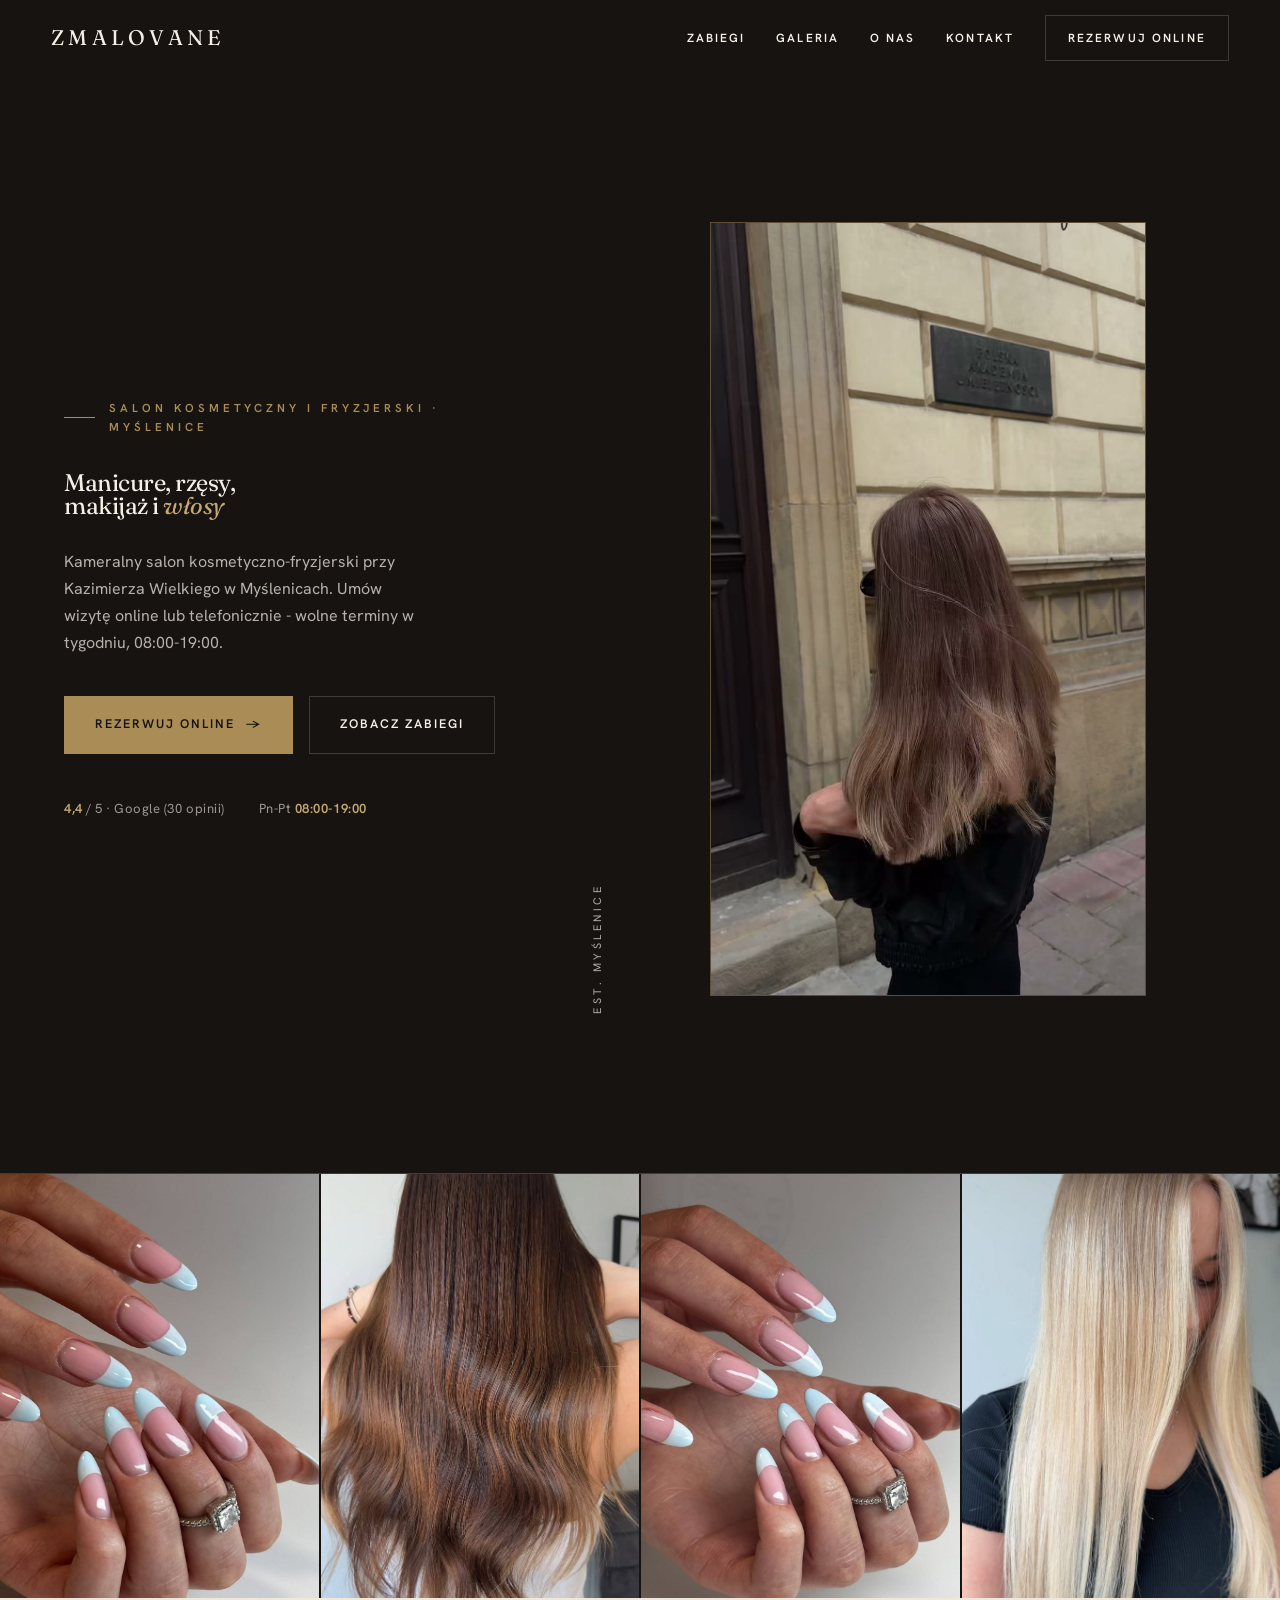
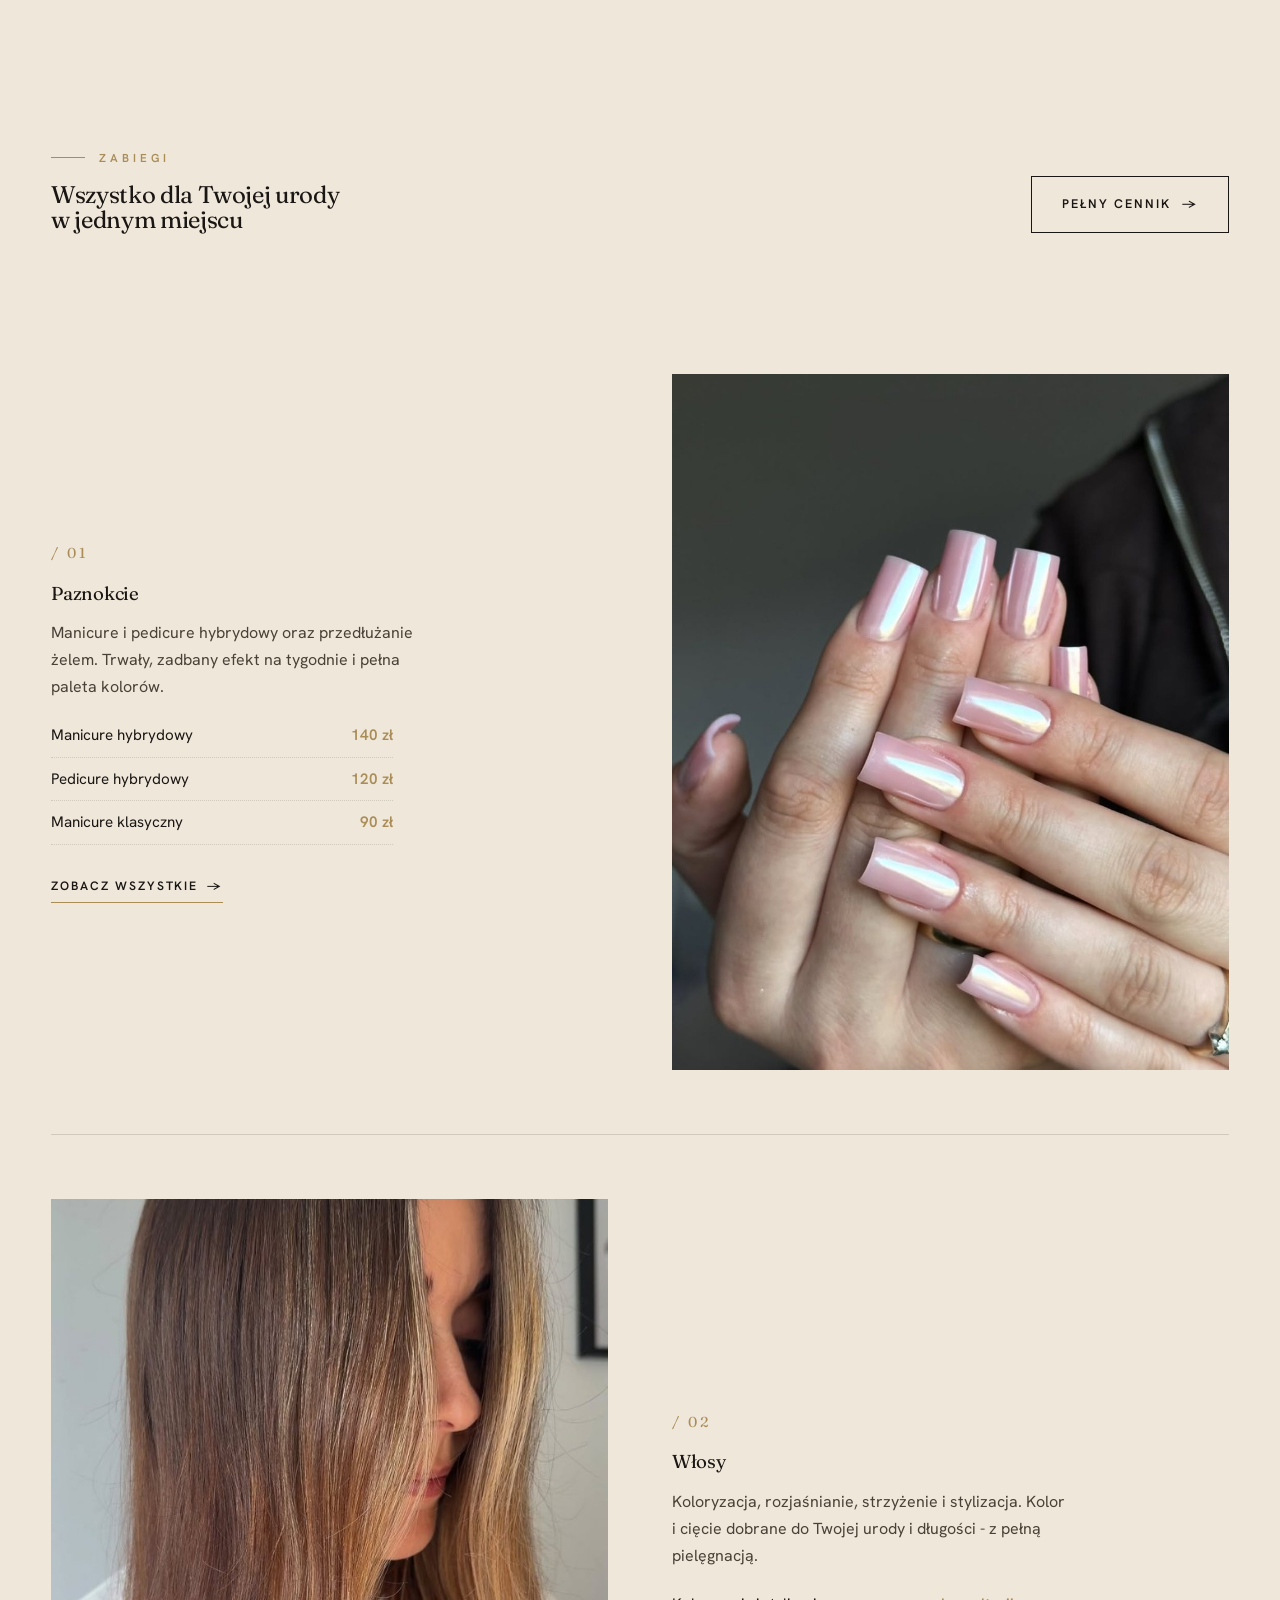
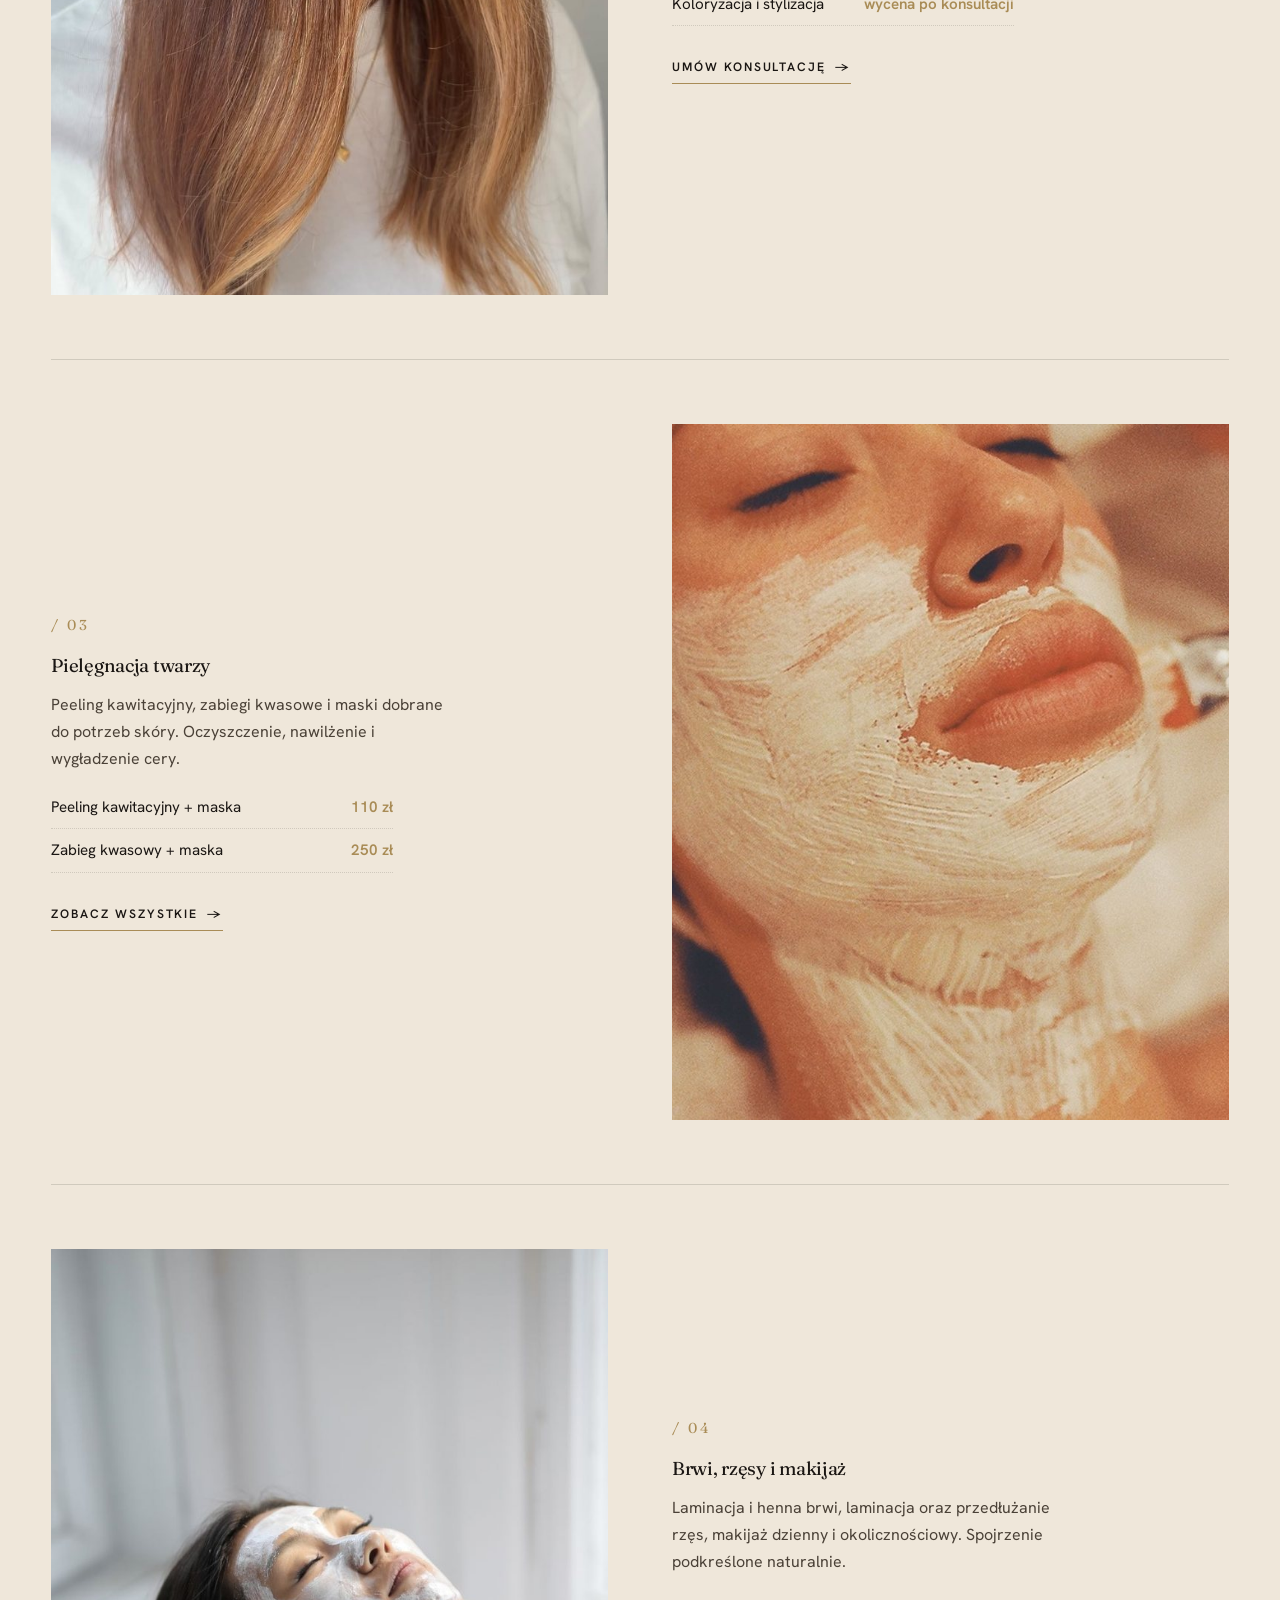
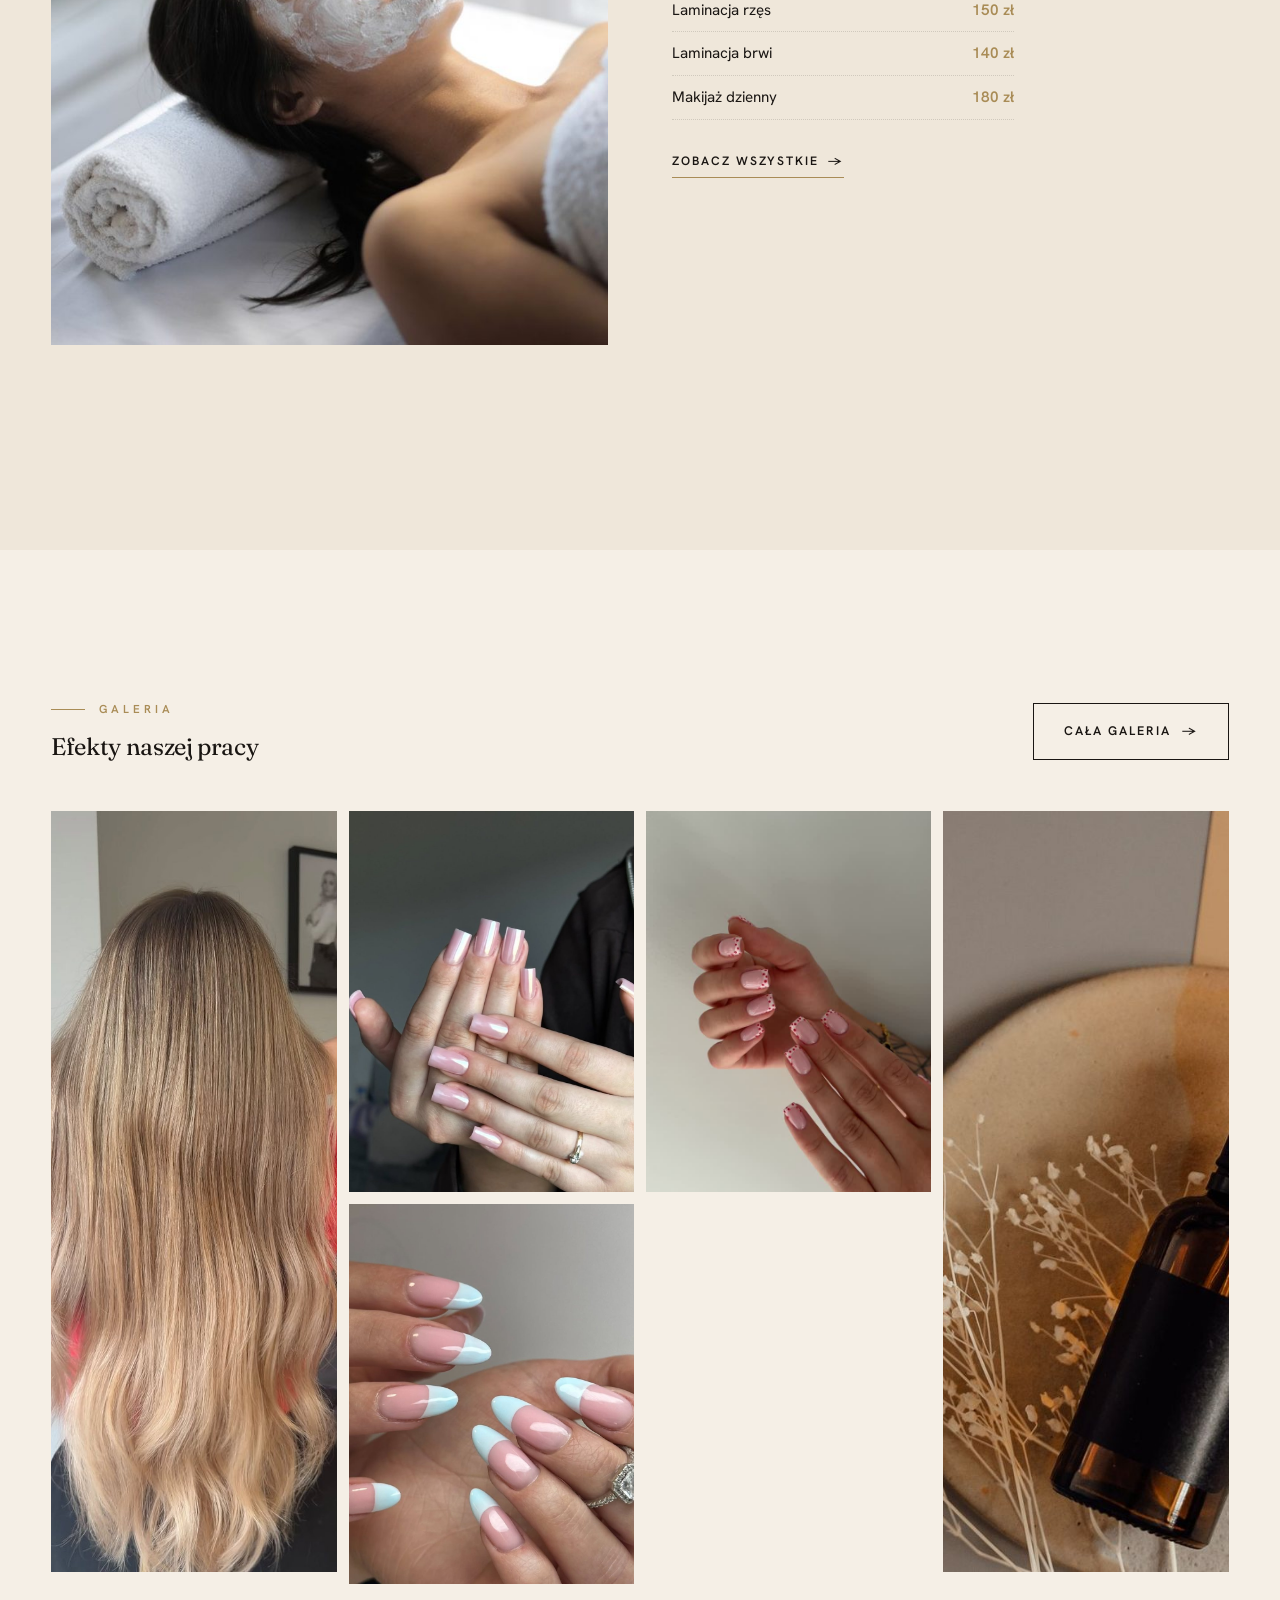
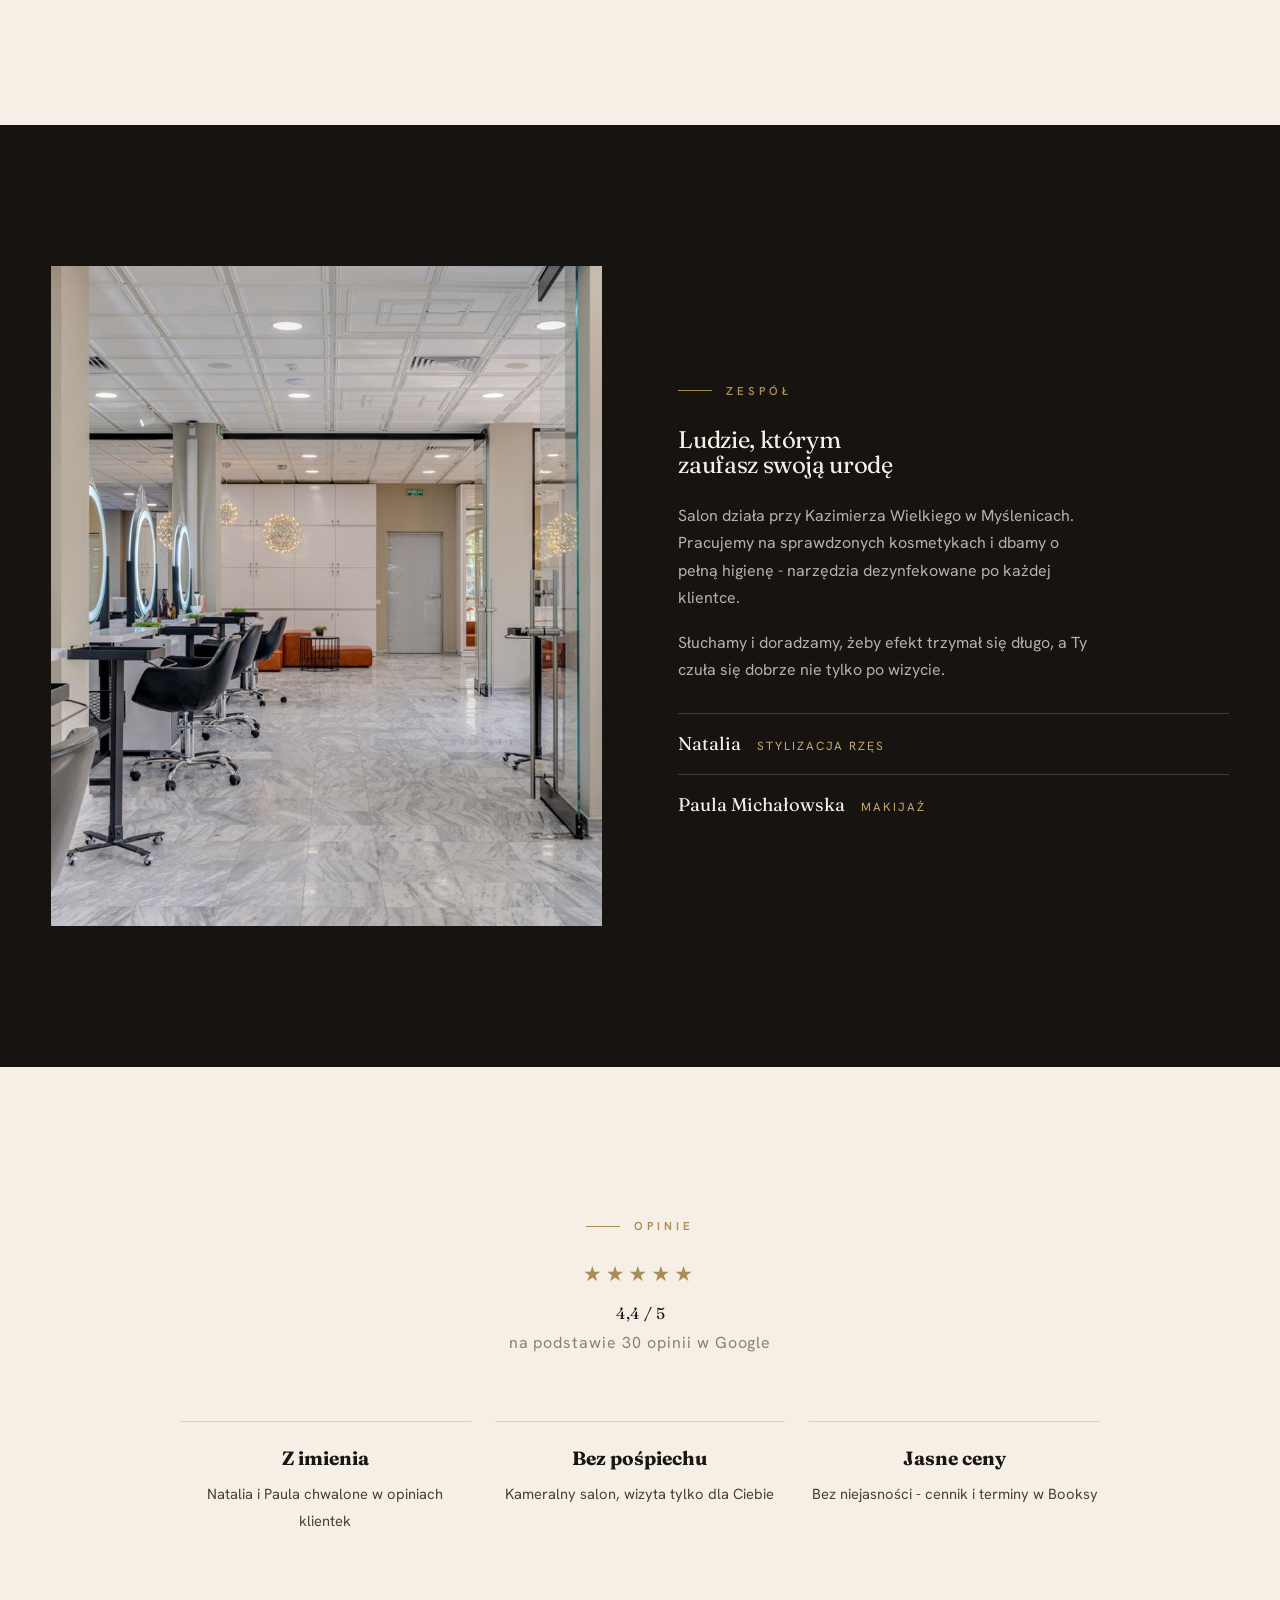
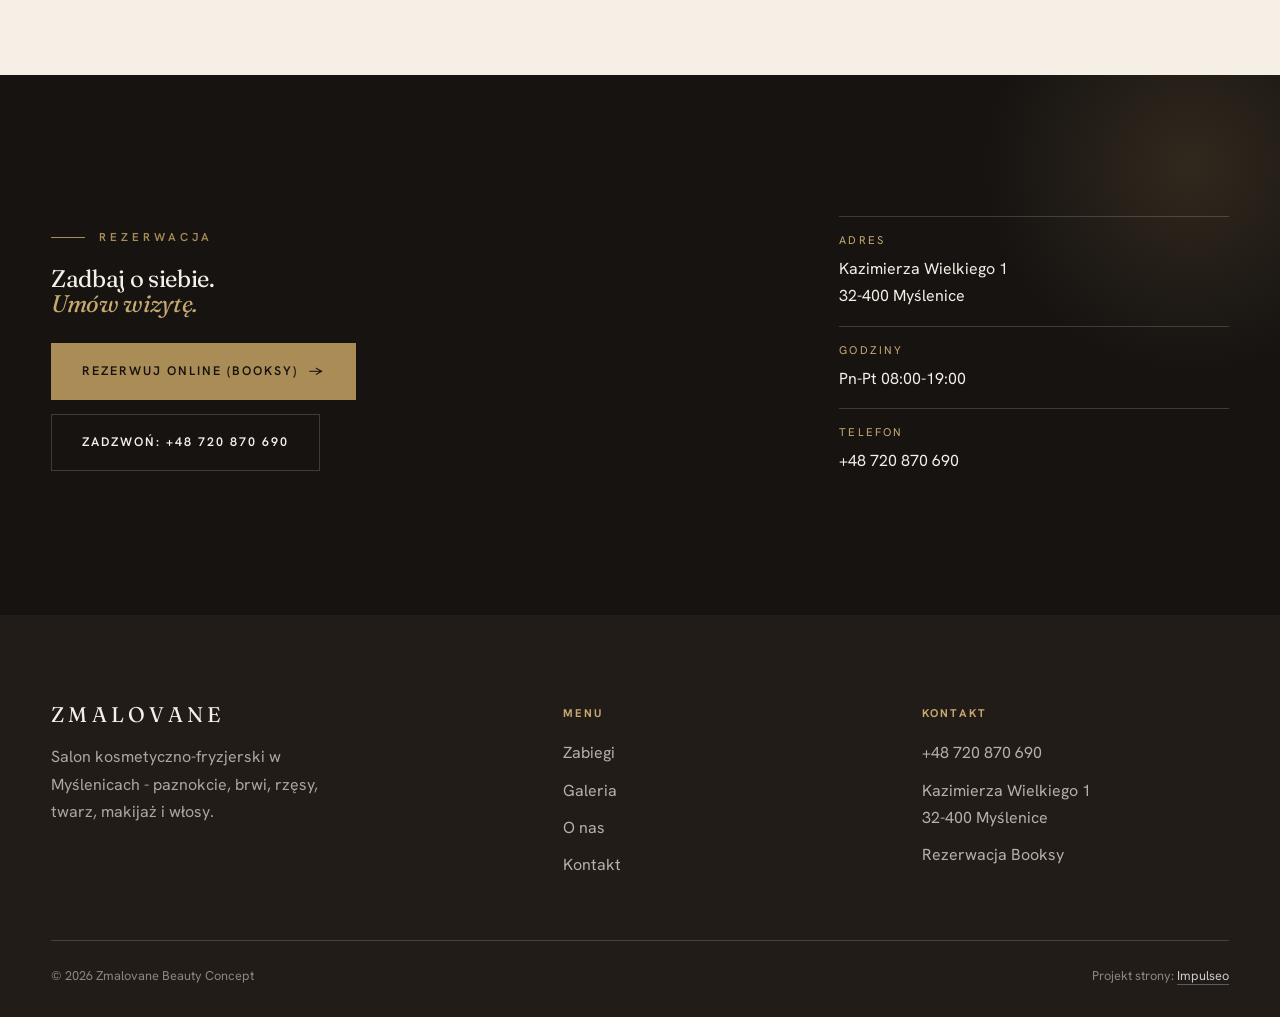
<file: index.html>
<!DOCTYPE html>
<html lang="pl">
<head>
<meta charset="UTF-8">
<meta name="viewport" content="width=device-width, initial-scale=1.0">
<title>Zmalovane Beauty Concept - Salon kosmetyczny i fryzjerski w Myślenicach</title>
<meta name="description" content="Zmalovane Beauty Concept w Myślenicach - manicure, pedicure, stylizacja brwi i rzęs, pielęgnacja twarzy, makijaż i włosy. Rezerwacja online przez Booksy. Ocena 4,4 w Google.">
<link rel="preconnect" href="https://fonts.googleapis.com">
<link rel="preconnect" href="https://fonts.gstatic.com" crossorigin>
<link href="https://fonts.googleapis.com/css2?family=Fraunces:ital,opsz,wght@0,9..144,400;0,9..144,500;1,9..144,400&family=Hanken+Grotesk:wght@400;500;600&display=swap" rel="stylesheet">
<link rel="stylesheet" href="assets/styles.css">
</head>
<body>

<header class="top on-dark" id="top">
  <div class="wrap">
    <a class="brand" href="index.html">Zmalovane</a>
    <nav class="nav" id="nav">
      <a href="zabiegi.html">Zabiegi</a>
      <a href="galeria.html">Galeria</a>
      <a href="o-nas.html">O nas</a>
      <a href="kontakt.html">Kontakt</a>
      <a class="book" href="https://booksy.com/pl-pl/103935_zmalovane-beauty-concept_paznokcie_10081_myslenice" target="_blank" rel="noopener">Rezerwuj online</a>
    </nav>
    <button class="burger" id="burger" aria-label="Menu"><span></span><span></span><span></span></button>
  </div>
</header>

<section class="hero">
  <div class="hero-grid">
    <div class="hero-copy">
      <span class="kicker rv">Salon kosmetyczny i fryzjerski · Myślenice</span>
      <h1 class="hero-h1 rv">Manicure, rzęsy,<br>makijaż i <em>włosy</em></h1>
      <p class="hero-lead rv">Kameralny salon kosmetyczno-fryzjerski przy Kazimierza Wielkiego w Myślenicach. Umów wizytę online lub telefonicznie - wolne terminy w tygodniu, 08:00-19:00.</p>
      <div class="hero-actions rv">
        <a class="btn btn-gold" href="https://booksy.com/pl-pl/103935_zmalovane-beauty-concept_paznokcie_10081_myslenice" target="_blank" rel="noopener">Rezerwuj online <span class="a">&rarr;</span></a>
        <a class="btn btn-lt" href="zabiegi.html">Zobacz zabiegi</a>
      </div>
      <div class="hero-meta rv">
        <span><b>4,4</b> / 5 &middot; Google (30 opinii)</span>
        <span>Pn-Pt <b>08:00-19:00</b></span>
      </div>
    </div>
    <figure class="hero-fig rv">
      <video class="hero-video" autoplay muted loop playsinline preload="auto" poster="img/hero-poster.jpg" aria-label="Zmalovane Beauty Concept - Myślenice">
        <source src="img/hero.mp4" type="video/mp4">
        <img src="img/hero-poster.jpg" alt="Zmalovane Beauty Concept - Myślenice">
      </video>
      <span class="hero-tag">Est. Myślenice</span>
    </figure>
  </div>
</section>

<section class="marq" style="padding:0">
  <div class="marq-track">
    <img src="img/g2.jpg" alt="Manicure" loading="lazy">
    <img src="img/g5.jpg" alt="Koloryzacja włosów" loading="lazy">
    <img src="img/g6.jpg" alt="Manicure hybrydowy" loading="lazy">
    <img src="img/g7.jpg" alt="Stylizacja włosów" loading="lazy">
  </div>
</section>


<section class="svcs">
  <div class="wrap">
    <div class="svc-head rv">
      <div>
        <span class="kicker">Zabiegi</span>
        <h2 style="margin-top:16px">Wszystko dla Twojej urody<br>w jednym miejscu</h2>
      </div>
      <a class="btn" href="zabiegi.html">Pełny cennik <span class="a">&rarr;</span></a>
    </div>

    <div class="svc-row rv">
      <figure class="svc-fig"><img src="img/g8.jpg" alt="Manicure i pedicure" loading="lazy"></figure>
      <div class="svc-copy">
        <span class="svc-no">/ 01</span>
        <h3>Paznokcie</h3>
        <p>Manicure i pedicure hybrydowy oraz przedłużanie żelem. Trwały, zadbany efekt na tygodnie i pełna paleta kolorów.</p>
        <div class="svc-price">
          <div class="r"><span>Manicure hybrydowy</span><span>140 zł</span></div>
          <div class="r"><span>Pedicure hybrydowy</span><span>120 zł</span></div>
          <div class="r"><span>Manicure klasyczny</span><span>90 zł</span></div>
        </div>
        <a class="svc-link" href="zabiegi.html">Zobacz wszystkie <span class="a">&rarr;</span></a>
      </div>
    </div>

    <div class="svc-row rv">
      <figure class="svc-fig"><img src="img/g9.jpg" alt="Koloryzacja i stylizacja włosów" loading="lazy"></figure>
      <div class="svc-copy">
        <span class="svc-no">/ 02</span>
        <h3>Włosy</h3>
        <p>Koloryzacja, rozjaśnianie, strzyżenie i stylizacja. Kolor i cięcie dobrane do Twojej urody i długości - z pełną pielęgnacją.</p>
        <div class="svc-price">
          <div class="r"><span>Koloryzacja i stylizacja</span><span>wycena po konsultacji</span></div>
        </div>
        <a class="svc-link" href="kontakt.html">Umów konsultację <span class="a">&rarr;</span></a>
      </div>
    </div>

    <div class="svc-row rv">
      <figure class="svc-fig"><img src="img/g11.jpg" alt="Pielęgnacja twarzy" loading="lazy"></figure>
      <div class="svc-copy">
        <span class="svc-no">/ 03</span>
        <h3>Pielęgnacja twarzy</h3>
        <p>Peeling kawitacyjny, zabiegi kwasowe i maski dobrane do potrzeb skóry. Oczyszczenie, nawilżenie i wygładzenie cery.</p>
        <div class="svc-price">
          <div class="r"><span>Peeling kawitacyjny + maska</span><span>110 zł</span></div>
          <div class="r"><span>Zabieg kwasowy + maska</span><span>250 zł</span></div>
        </div>
        <a class="svc-link" href="zabiegi.html">Zobacz wszystkie <span class="a">&rarr;</span></a>
      </div>
    </div>

    <div class="svc-row rv">
      <figure class="svc-fig"><img src="img/g14.jpg" alt="Brwi, rzęsy i makijaż" loading="lazy"></figure>
      <div class="svc-copy">
        <span class="svc-no">/ 04</span>
        <h3>Brwi, rzęsy i makijaż</h3>
        <p>Laminacja i henna brwi, laminacja oraz przedłużanie rzęs, makijaż dzienny i okolicznościowy. Spojrzenie podkreślone naturalnie.</p>
        <div class="svc-price">
          <div class="r"><span>Laminacja rzęs</span><span>150 zł</span></div>
          <div class="r"><span>Laminacja brwi</span><span>140 zł</span></div>
          <div class="r"><span>Makijaż dzienny</span><span>180 zł</span></div>
        </div>
        <a class="svc-link" href="zabiegi.html">Zobacz wszystkie <span class="a">&rarr;</span></a>
      </div>
    </div>
  </div>
</section>

<section class="galsec">
  <div class="wrap">
    <div class="svc-head rv">
      <div>
        <span class="kicker">Galeria</span>
        <h2 style="margin-top:16px">Efekty naszej pracy</h2>
      </div>
      <a class="btn" href="galeria.html">Cała galeria <span class="a">&rarr;</span></a>
    </div>
    <div class="gal-grid">
      <figure class="rv tall"><img src="img/g1.jpg" alt="Koloryzacja" loading="lazy"></figure>
      <figure class="rv"><img src="img/g4.jpg" alt="Paznokcie" loading="lazy"></figure>
      <figure class="rv"><img src="img/g10.jpg" alt="Manicure" loading="lazy"></figure>
      <figure class="rv tall"><img src="img/g13.jpg" alt="Pielęgnacja" loading="lazy"></figure>
      <figure class="rv"><img src="img/g3.jpg" alt="Stylizacja paznokci" loading="lazy"></figure>
    </div>
  </div>
</section>

<section class="atelier">
  <div class="wrap">
    <figure class="atelier-fig rv"><img src="img/g12.jpg" alt="Wnętrze salonu Zmalovane Beauty Concept"></figure>
    <div class="rv">
      <span class="kicker">Zespół</span>
      <h2>Ludzie, którym<br>zaufasz swoją urodę</h2>
      <p>Salon działa przy Kazimierza Wielkiego w Myślenicach. Pracujemy na sprawdzonych kosmetykach i dbamy o pełną higienę - narzędzia dezynfekowane po każdej klientce.</p>
      <p>Słuchamy i doradzamy, żeby efekt trzymał się długo, a Ty czuła się dobrze nie tylko po wizycie.</p>
      <div class="team">
        <div class="m"><b>Natalia</b> <span>Stylizacja rzęs</span></div>
        <div class="m"><b>Paula Michałowska</b> <span>Makijaż</span></div>
      </div>
    </div>
  </div>
</section>

<section class="trust">
  <div class="wrap">
    <span class="kicker center rv">Opinie</span>
    <div class="stars rv" style="margin-top:20px">&#9733;&#9733;&#9733;&#9733;&#9733;</div>
    <div class="big rv">4,4 / 5</div>
    <div class="sub rv">na podstawie 30 opinii w Google</div>
    <div class="trust-row">
      <div class="c rv"><b>Z imienia</b><span>Natalia i Paula chwalone w opiniach klientek</span></div>
      <div class="c rv"><b>Bez pośpiechu</b><span>Kameralny salon, wizyta tylko dla Ciebie</span></div>
      <div class="c rv"><b>Jasne ceny</b><span>Bez niejasności - cennik i terminy w Booksy</span></div>
    </div>
  </div>
</section>

<section class="book-band">
  <div class="wrap">
    <div class="rv">
      <span class="kicker">Rezerwacja</span>
      <h2 style="margin-top:20px">Zadbaj o siebie.<br><em>Umów wizytę.</em></h2>
      <div class="book-actions">
        <a class="btn btn-gold" href="https://booksy.com/pl-pl/103935_zmalovane-beauty-concept_paznokcie_10081_myslenice" target="_blank" rel="noopener">Rezerwuj online (Booksy) <span class="a">&rarr;</span></a>
        <a class="btn btn-lt" href="tel:+48720870690">Zadzwoń: +48 720 870 690</a>
      </div>
    </div>
    <div class="info rv">
      <div class="r"><div class="l">Adres</div><div>Kazimierza Wielkiego 1<br>32-400 Myślenice</div></div>
      <div class="r"><div class="l">Godziny</div><div>Pn-Pt 08:00-19:00</div></div>
      <div class="r"><div class="l">Telefon</div><a href="tel:+48720870690">+48 720 870 690</a></div>
    </div>
  </div>
</section>

<footer>
  <div class="wrap">
    <div class="foot-grid">
      <div class="foot-brand">
        <div class="brand">Zmalovane</div>
        <p>Salon kosmetyczno-fryzjerski w Myślenicach - paznokcie, brwi, rzęsy, twarz, makijaż i włosy.</p>
      </div>
      <div class="foot-col">
        <h4>Menu</h4>
        <a href="zabiegi.html">Zabiegi</a>
        <a href="galeria.html">Galeria</a>
        <a href="o-nas.html">O nas</a>
        <a href="kontakt.html">Kontakt</a>
      </div>
      <div class="foot-col">
        <h4>Kontakt</h4>
        <a href="tel:+48720870690">+48 720 870 690</a>
        <p>Kazimierza Wielkiego 1<br>32-400 Myślenice</p>
        <a href="https://booksy.com/pl-pl/103935_zmalovane-beauty-concept_paznokcie_10081_myslenice" target="_blank" rel="noopener">Rezerwacja Booksy</a>
      </div>
    </div>
    <div class="foot-bot">
      <span>&copy; 2026 Zmalovane Beauty Concept</span>
      <span>Projekt strony: <a class="foot-credit" href="https://impulseo.pl" target="_blank" rel="noopener">Impulseo</a></span>
    </div>
  </div>
</footer>

<script src="assets/main.js"></script>
</body>
</html>
</file>
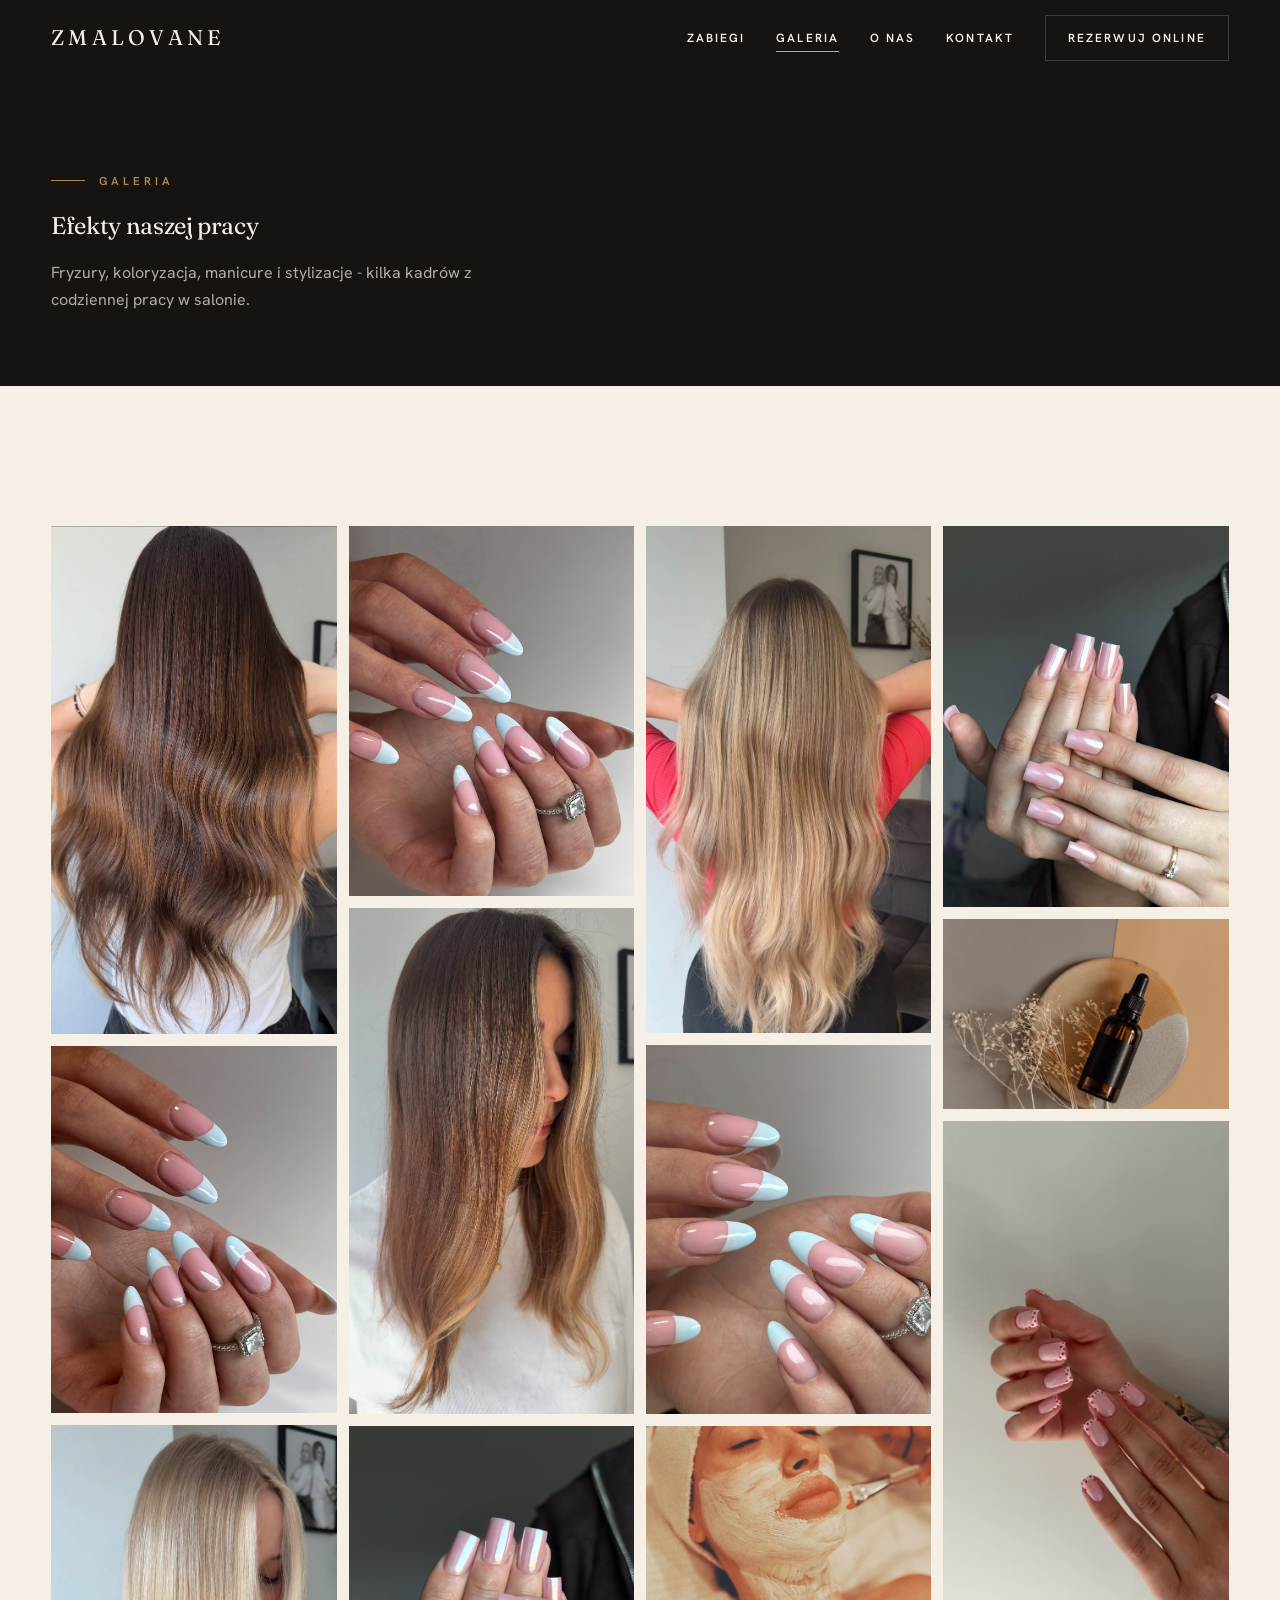
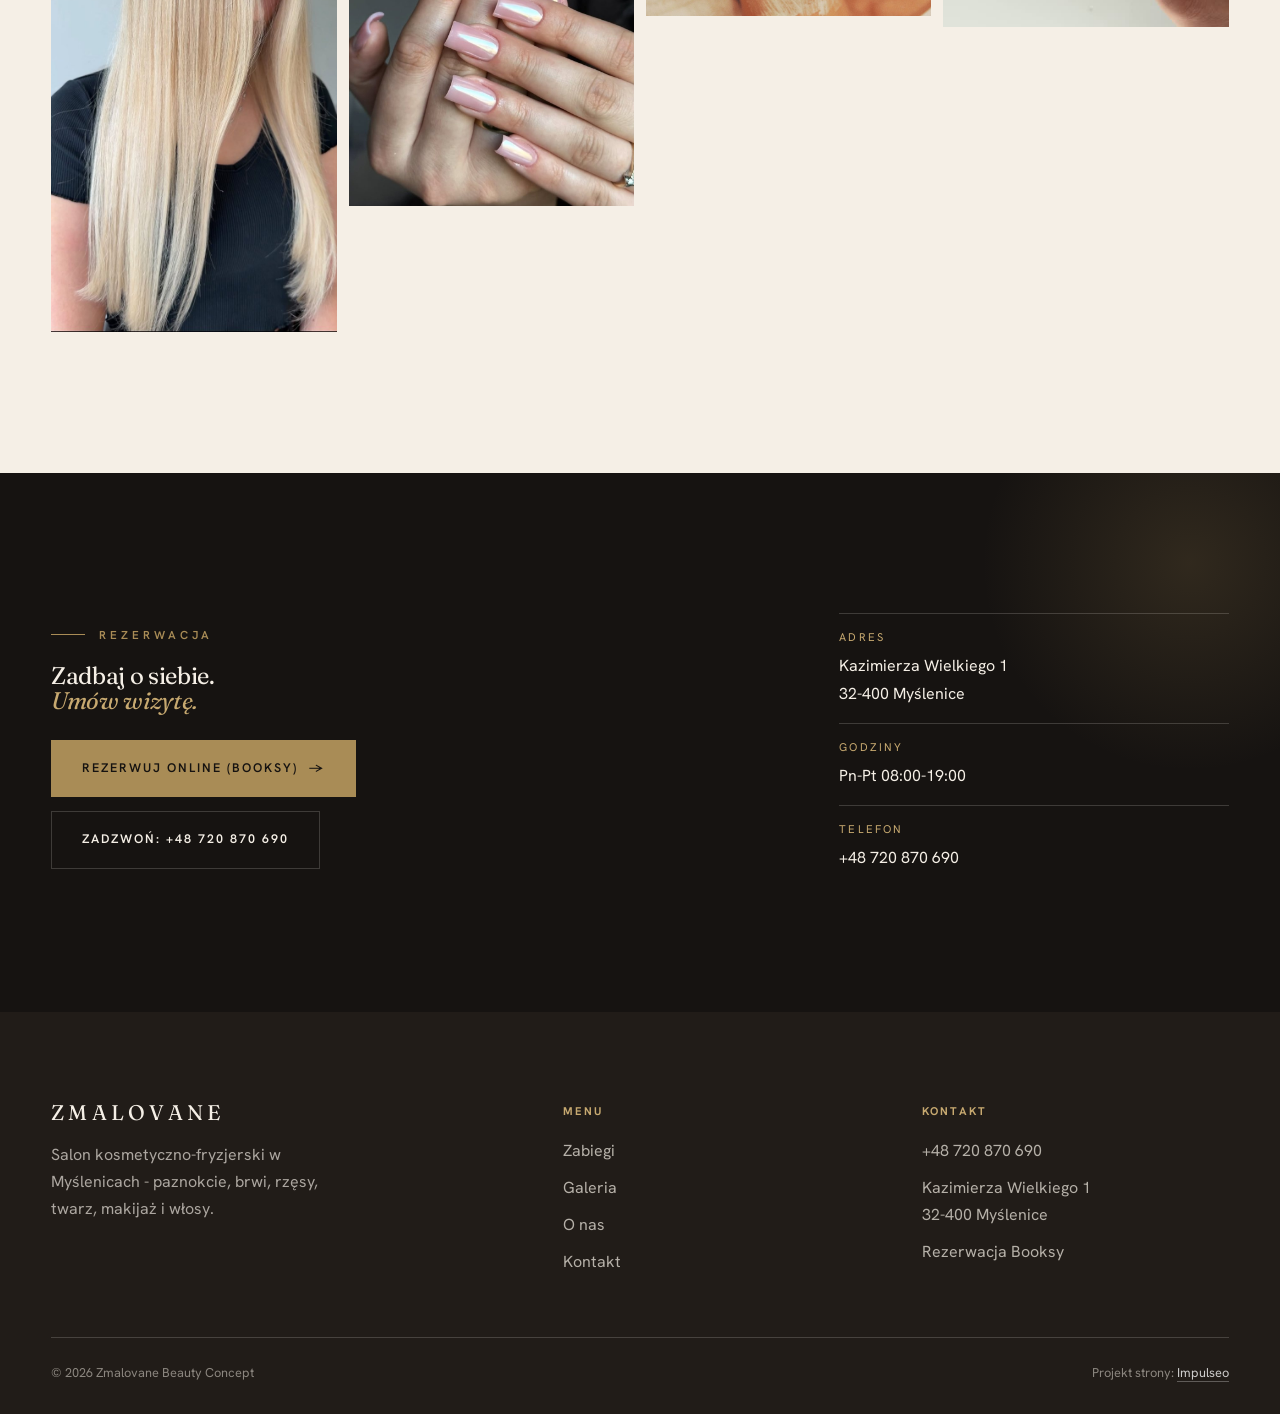
<file: galeria.html>
<!DOCTYPE html><html lang="pl"><head><meta charset="UTF-8">
<meta name="viewport" content="width=device-width, initial-scale=1.0">
<title>Galeria - Zmalovane Beauty Concept</title>
<meta name="description" content="Zmalovane Beauty Concept - salon kosmetyczny i fryzjerski w Myślenicach. Galeria.">
<link rel="preconnect" href="https://fonts.googleapis.com"><link rel="preconnect" href="https://fonts.gstatic.com" crossorigin>
<link href="https://fonts.googleapis.com/css2?family=Fraunces:ital,opsz,wght@0,9..144,400;0,9..144,500;1,9..144,400&family=Hanken+Grotesk:wght@400;500;600&display=swap" rel="stylesheet">
<link rel="stylesheet" href="assets/styles.css"></head><body>
<header class="top on-dark" id="top"><div class="wrap">
<a class="brand" href="index.html">Zmalovane</a>
<nav class="nav" id="nav">
<a href="zabiegi.html">Zabiegi</a>
<a href="galeria.html" class="on">Galeria</a>
<a href="o-nas.html">O nas</a>
<a href="kontakt.html">Kontakt</a>
<a class="book" href="https://booksy.com/pl-pl/103935_zmalovane-beauty-concept_paznokcie_10081_myslenice" target="_blank" rel="noopener">Rezerwuj online</a>
</nav>
<button class="burger" id="burger" aria-label="Menu"><span></span><span></span><span></span></button>
</div></header>
<section class="pagehead"><div class="wrap">
<span class="kicker rv">Galeria</span><h1 class="rv">Efekty naszej pracy</h1>
<p class="rv">Fryzury, koloryzacja, manicure i stylizacje - kilka kadrów z codziennej pracy w salonie.</p></div></section>
<section><div class="wrap"><div class="gal-full">
<figure class="rv"><img src="img/g5.jpg" alt="Koloryzacja włosów" loading="lazy"></figure>
<figure class="rv"><img src="img/g2.jpg" alt="Manicure hybrydowy" loading="lazy"></figure>
<figure class="rv"><img src="img/g7.jpg" alt="Stylizacja włosów" loading="lazy"></figure>
<figure class="rv"><img src="img/g6.jpg" alt="Manicure" loading="lazy"></figure>
<figure class="rv"><img src="img/g9.jpg" alt="Koloryzacja ombre" loading="lazy"></figure>
<figure class="rv"><img src="img/g8.jpg" alt="Paznokcie chrome" loading="lazy"></figure>
<figure class="rv"><img src="img/g1.jpg" alt="Koloryzacja" loading="lazy"></figure>
<figure class="rv"><img src="img/g3.jpg" alt="Manicure francuski" loading="lazy"></figure>
<figure class="rv"><img src="img/g11.jpg" alt="Pielęgnacja twarzy" loading="lazy"></figure>
<figure class="rv"><img src="img/g4.jpg" alt="Stylizacja paznokci" loading="lazy"></figure>
<figure class="rv"><img src="img/g13.jpg" alt="Pielęgnacja" loading="lazy"></figure>
<figure class="rv"><img src="img/g10.jpg" alt="Manicure" loading="lazy"></figure>
</div></div></section>
<section class="book-band"><div class="wrap">
<div class="rv"><span class="kicker">Rezerwacja</span>
<h2 style="margin-top:20px">Zadbaj o siebie.<br><em>Umów wizytę.</em></h2>
<div class="book-actions">
<a class="btn btn-gold" href="https://booksy.com/pl-pl/103935_zmalovane-beauty-concept_paznokcie_10081_myslenice" target="_blank" rel="noopener">Rezerwuj online (Booksy) <span class="a">&rarr;</span></a>
<a class="btn btn-lt" href="tel:+48720870690">Zadzwoń: +48 720 870 690</a></div></div>
<div class="info rv">
<div class="r"><div class="l">Adres</div><div>Kazimierza Wielkiego 1<br>32-400 Myślenice</div></div>
<div class="r"><div class="l">Godziny</div><div>Pn-Pt 08:00-19:00</div></div>
<div class="r"><div class="l">Telefon</div><a href="tel:+48720870690">+48 720 870 690</a></div></div>
</div></section>
<footer><div class="wrap"><div class="foot-grid">
<div class="foot-brand"><div class="brand">Zmalovane</div>
<p>Salon kosmetyczno-fryzjerski w Myślenicach - paznokcie, brwi, rzęsy, twarz, makijaż i włosy.</p></div>
<div class="foot-col"><h4>Menu</h4><a href="zabiegi.html">Zabiegi</a><a href="galeria.html">Galeria</a><a href="o-nas.html">O nas</a><a href="kontakt.html">Kontakt</a></div>
<div class="foot-col"><h4>Kontakt</h4><a href="tel:+48720870690">+48 720 870 690</a><p>Kazimierza Wielkiego 1<br>32-400 Myślenice</p><a href="https://booksy.com/pl-pl/103935_zmalovane-beauty-concept_paznokcie_10081_myslenice" target="_blank" rel="noopener">Rezerwacja Booksy</a></div>
</div><div class="foot-bot"><span>&copy; 2026 Zmalovane Beauty Concept</span><span>Projekt strony: <a class="foot-credit" href="https://impulseo.pl" target="_blank" rel="noopener">Impulseo</a></span></div>
</div></footer><script src="assets/main.js"></script></body></html>
</file>
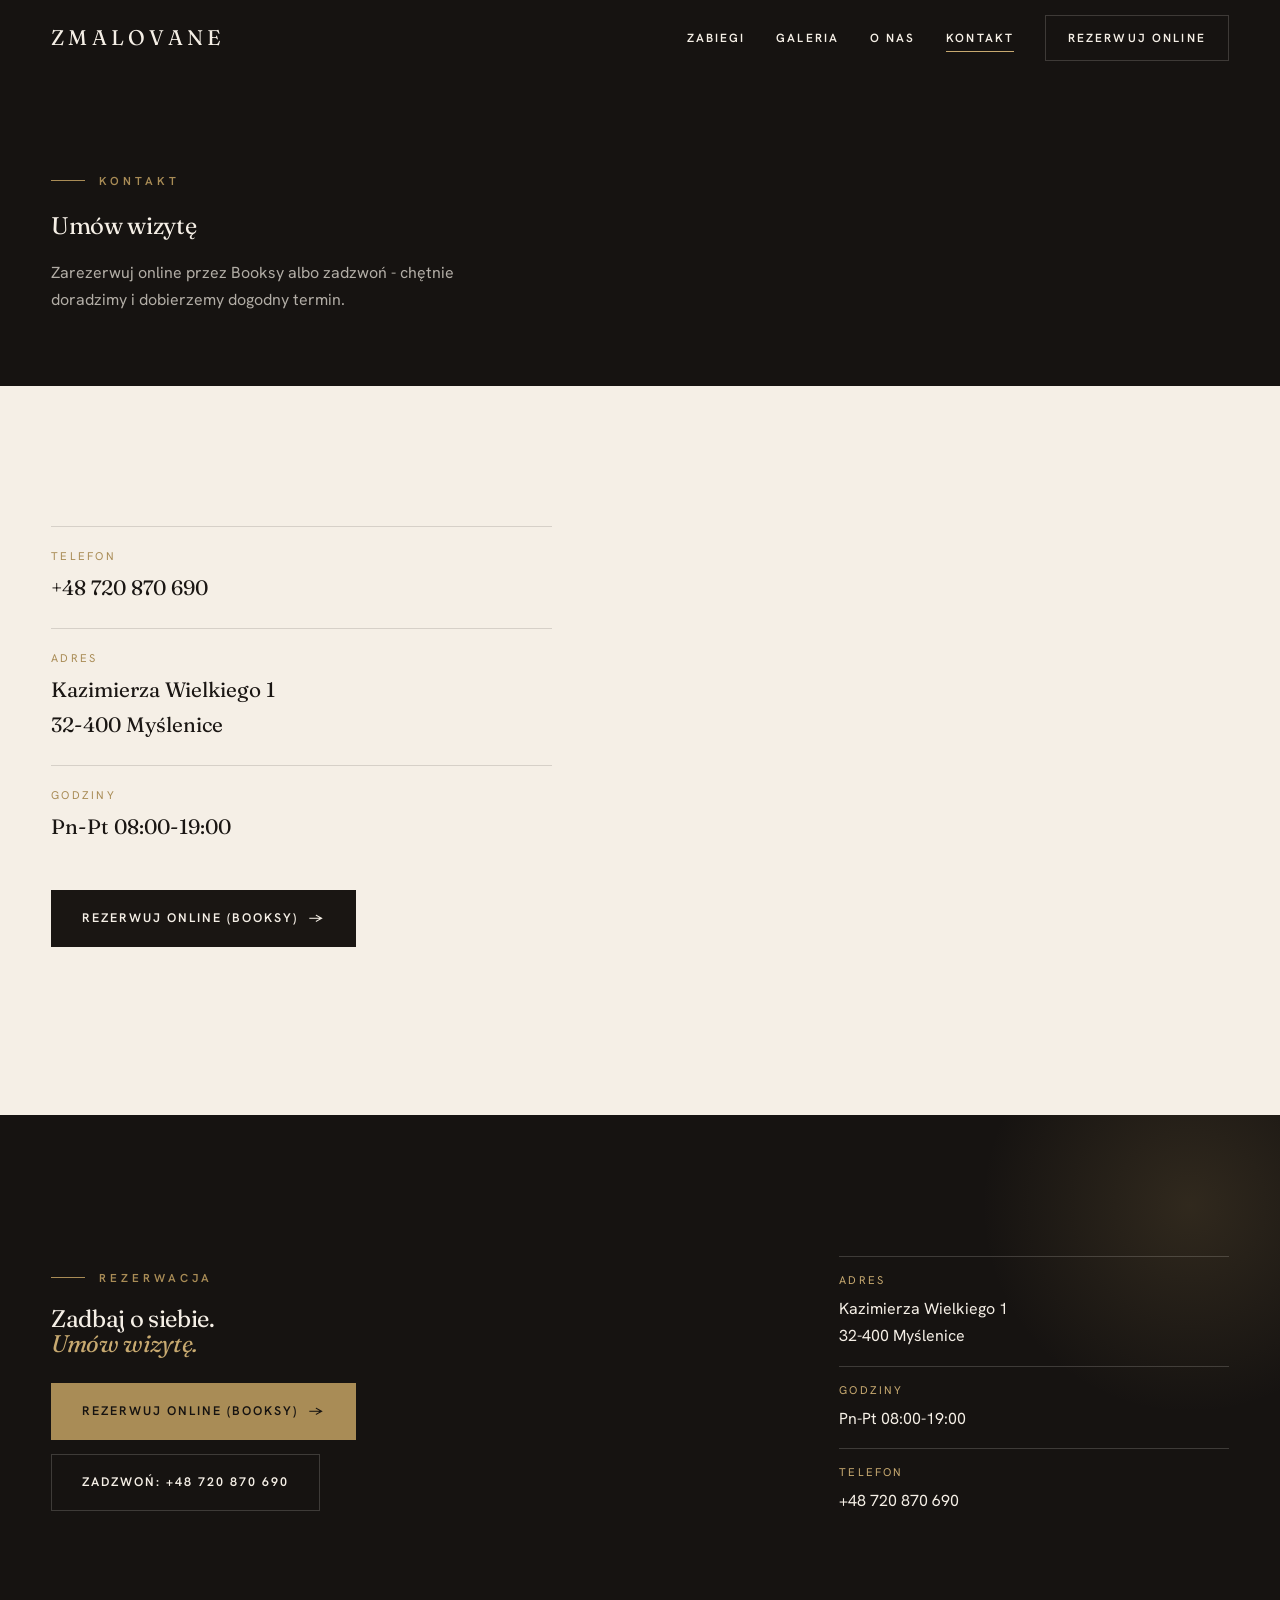
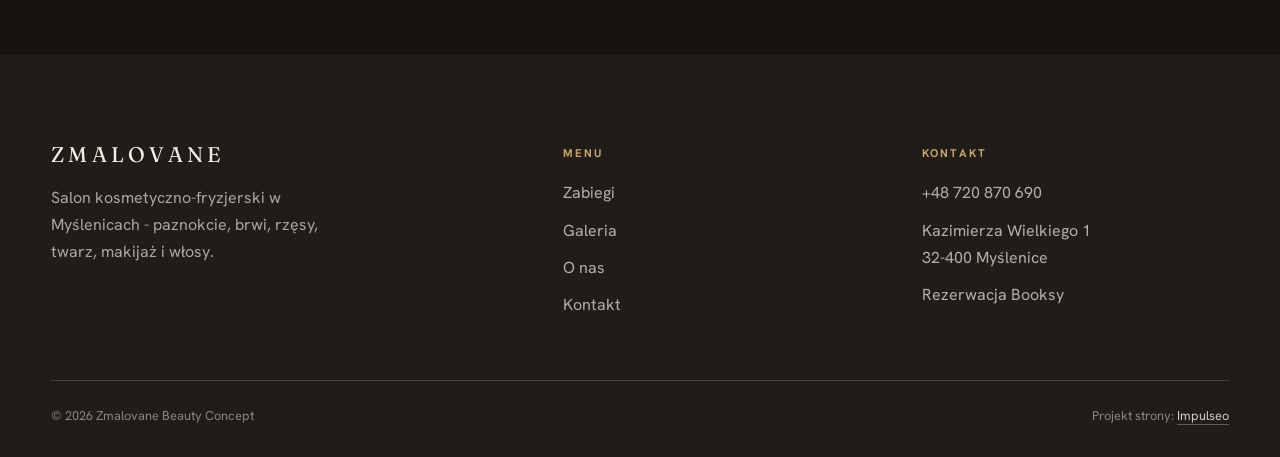
<file: kontakt.html>
<!DOCTYPE html><html lang="pl"><head><meta charset="UTF-8">
<meta name="viewport" content="width=device-width, initial-scale=1.0">
<title>Kontakt - Zmalovane Beauty Concept</title>
<meta name="description" content="Zmalovane Beauty Concept - salon kosmetyczny i fryzjerski w Myślenicach. Kontakt.">
<link rel="preconnect" href="https://fonts.googleapis.com"><link rel="preconnect" href="https://fonts.gstatic.com" crossorigin>
<link href="https://fonts.googleapis.com/css2?family=Fraunces:ital,opsz,wght@0,9..144,400;0,9..144,500;1,9..144,400&family=Hanken+Grotesk:wght@400;500;600&display=swap" rel="stylesheet">
<link rel="stylesheet" href="assets/styles.css"></head><body>
<header class="top on-dark" id="top"><div class="wrap">
<a class="brand" href="index.html">Zmalovane</a>
<nav class="nav" id="nav">
<a href="zabiegi.html">Zabiegi</a>
<a href="galeria.html">Galeria</a>
<a href="o-nas.html">O nas</a>
<a href="kontakt.html" class="on">Kontakt</a>
<a class="book" href="https://booksy.com/pl-pl/103935_zmalovane-beauty-concept_paznokcie_10081_myslenice" target="_blank" rel="noopener">Rezerwuj online</a>
</nav>
<button class="burger" id="burger" aria-label="Menu"><span></span><span></span><span></span></button>
</div></header>
<section class="pagehead"><div class="wrap">
<span class="kicker rv">Kontakt</span><h1 class="rv">Umów wizytę</h1>
<p class="rv">Zarezerwuj online przez Booksy albo zadzwoń - chętnie doradzimy i dobierzemy dogodny termin.</p></div></section>
<section><div class="wrap contact">
<div class="rv"><div class="info-list">
<div class="ir"><div class="l">Telefon</div><a class="v" href="tel:+48720870690">+48 720 870 690</a></div>
<div class="ir"><div class="l">Adres</div><div class="v">Kazimierza Wielkiego 1<br>32-400 Myślenice</div></div>
<div class="ir"><div class="l">Godziny</div><div class="v">Pn-Pt 08:00-19:00</div></div></div>
<div class="cta-box"><a class="btn btn-fill" href="https://booksy.com/pl-pl/103935_zmalovane-beauty-concept_paznokcie_10081_myslenice" target="_blank" rel="noopener">Rezerwuj online (Booksy) <span class="a">&rarr;</span></a></div></div>
<div class="rv"><iframe class="map" title="Zmalovane Beauty Concept - Myślenice" src="https://maps.google.com/maps?q=49.836287%2C19.9429344&z=15&output=embed" loading="lazy" referrerpolicy="no-referrer-when-downgrade"></iframe></div>
</div></section>
<section class="book-band"><div class="wrap">
<div class="rv"><span class="kicker">Rezerwacja</span>
<h2 style="margin-top:20px">Zadbaj o siebie.<br><em>Umów wizytę.</em></h2>
<div class="book-actions">
<a class="btn btn-gold" href="https://booksy.com/pl-pl/103935_zmalovane-beauty-concept_paznokcie_10081_myslenice" target="_blank" rel="noopener">Rezerwuj online (Booksy) <span class="a">&rarr;</span></a>
<a class="btn btn-lt" href="tel:+48720870690">Zadzwoń: +48 720 870 690</a></div></div>
<div class="info rv">
<div class="r"><div class="l">Adres</div><div>Kazimierza Wielkiego 1<br>32-400 Myślenice</div></div>
<div class="r"><div class="l">Godziny</div><div>Pn-Pt 08:00-19:00</div></div>
<div class="r"><div class="l">Telefon</div><a href="tel:+48720870690">+48 720 870 690</a></div></div>
</div></section>
<footer><div class="wrap"><div class="foot-grid">
<div class="foot-brand"><div class="brand">Zmalovane</div>
<p>Salon kosmetyczno-fryzjerski w Myślenicach - paznokcie, brwi, rzęsy, twarz, makijaż i włosy.</p></div>
<div class="foot-col"><h4>Menu</h4><a href="zabiegi.html">Zabiegi</a><a href="galeria.html">Galeria</a><a href="o-nas.html">O nas</a><a href="kontakt.html">Kontakt</a></div>
<div class="foot-col"><h4>Kontakt</h4><a href="tel:+48720870690">+48 720 870 690</a><p>Kazimierza Wielkiego 1<br>32-400 Myślenice</p><a href="https://booksy.com/pl-pl/103935_zmalovane-beauty-concept_paznokcie_10081_myslenice" target="_blank" rel="noopener">Rezerwacja Booksy</a></div>
</div><div class="foot-bot"><span>&copy; 2026 Zmalovane Beauty Concept</span><span>Projekt strony: <a class="foot-credit" href="https://impulseo.pl" target="_blank" rel="noopener">Impulseo</a></span></div>
</div></footer><script src="assets/main.js"></script></body></html>
</file>
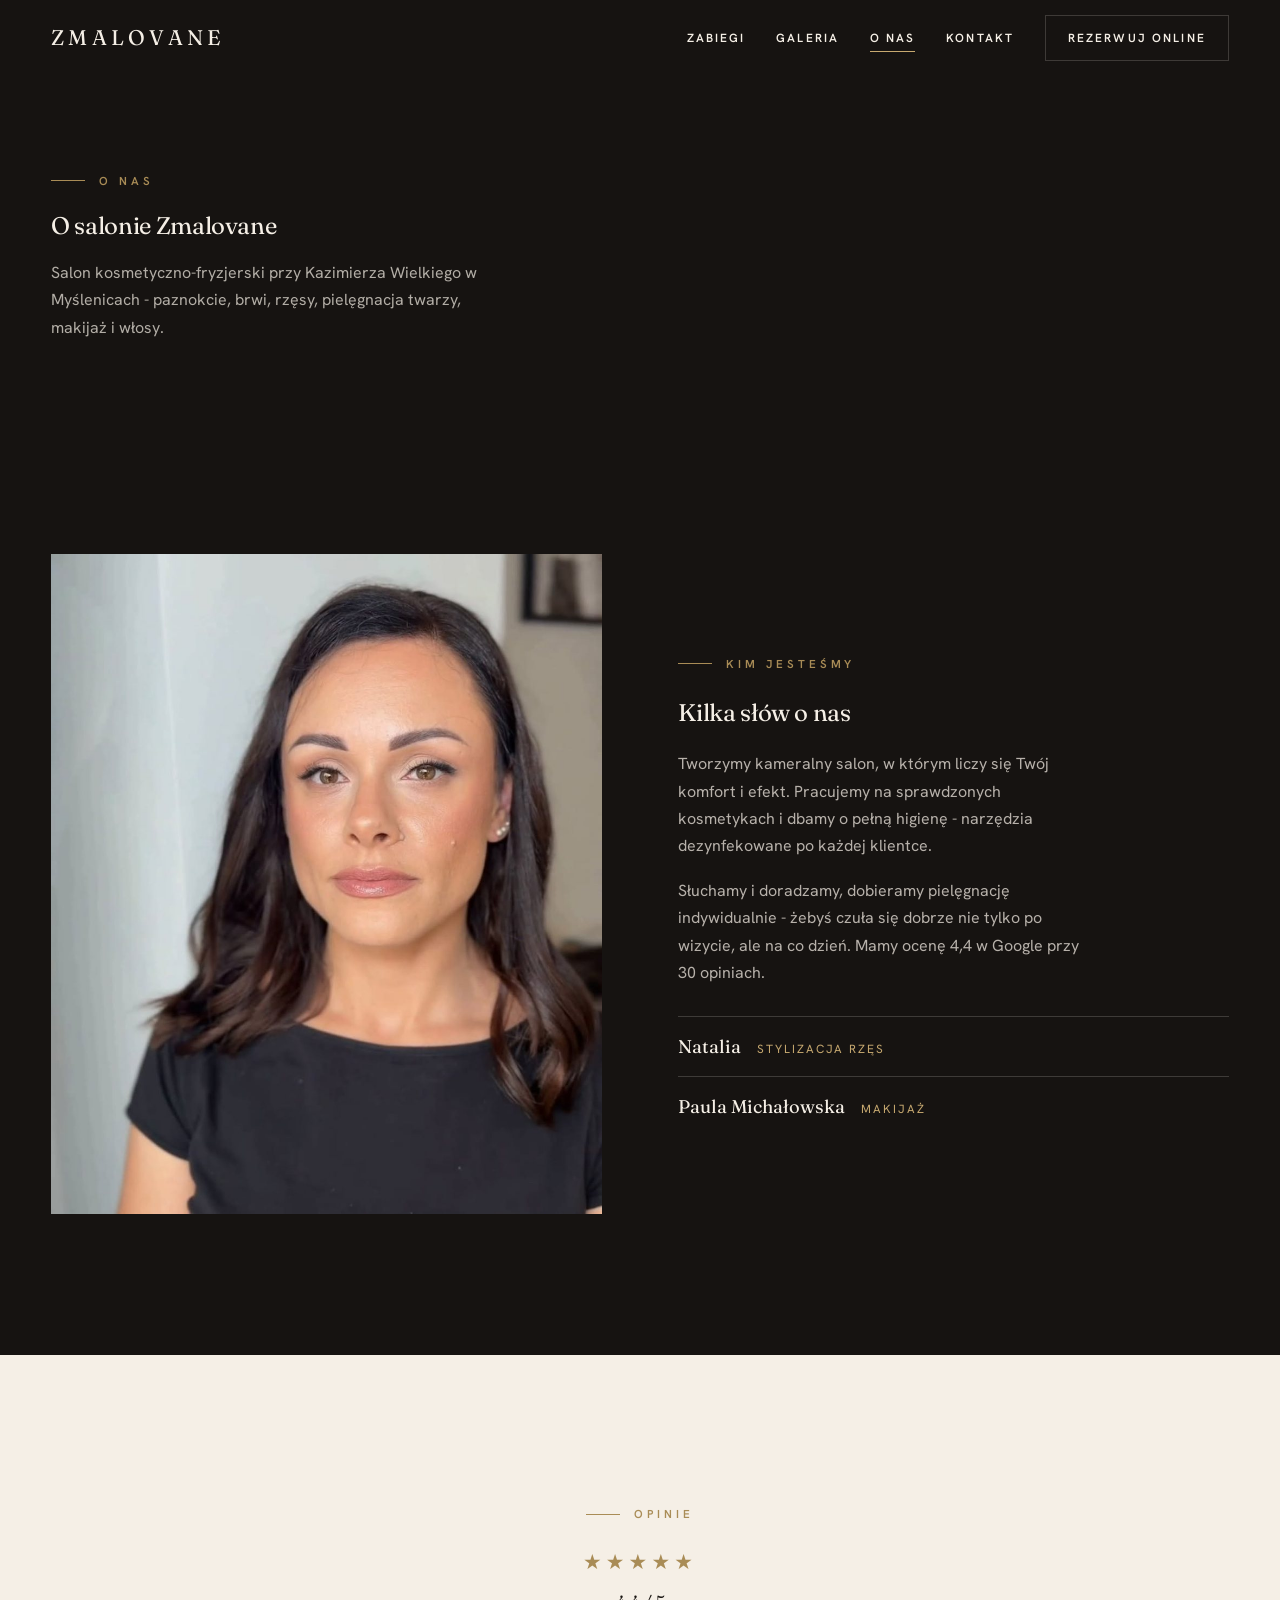
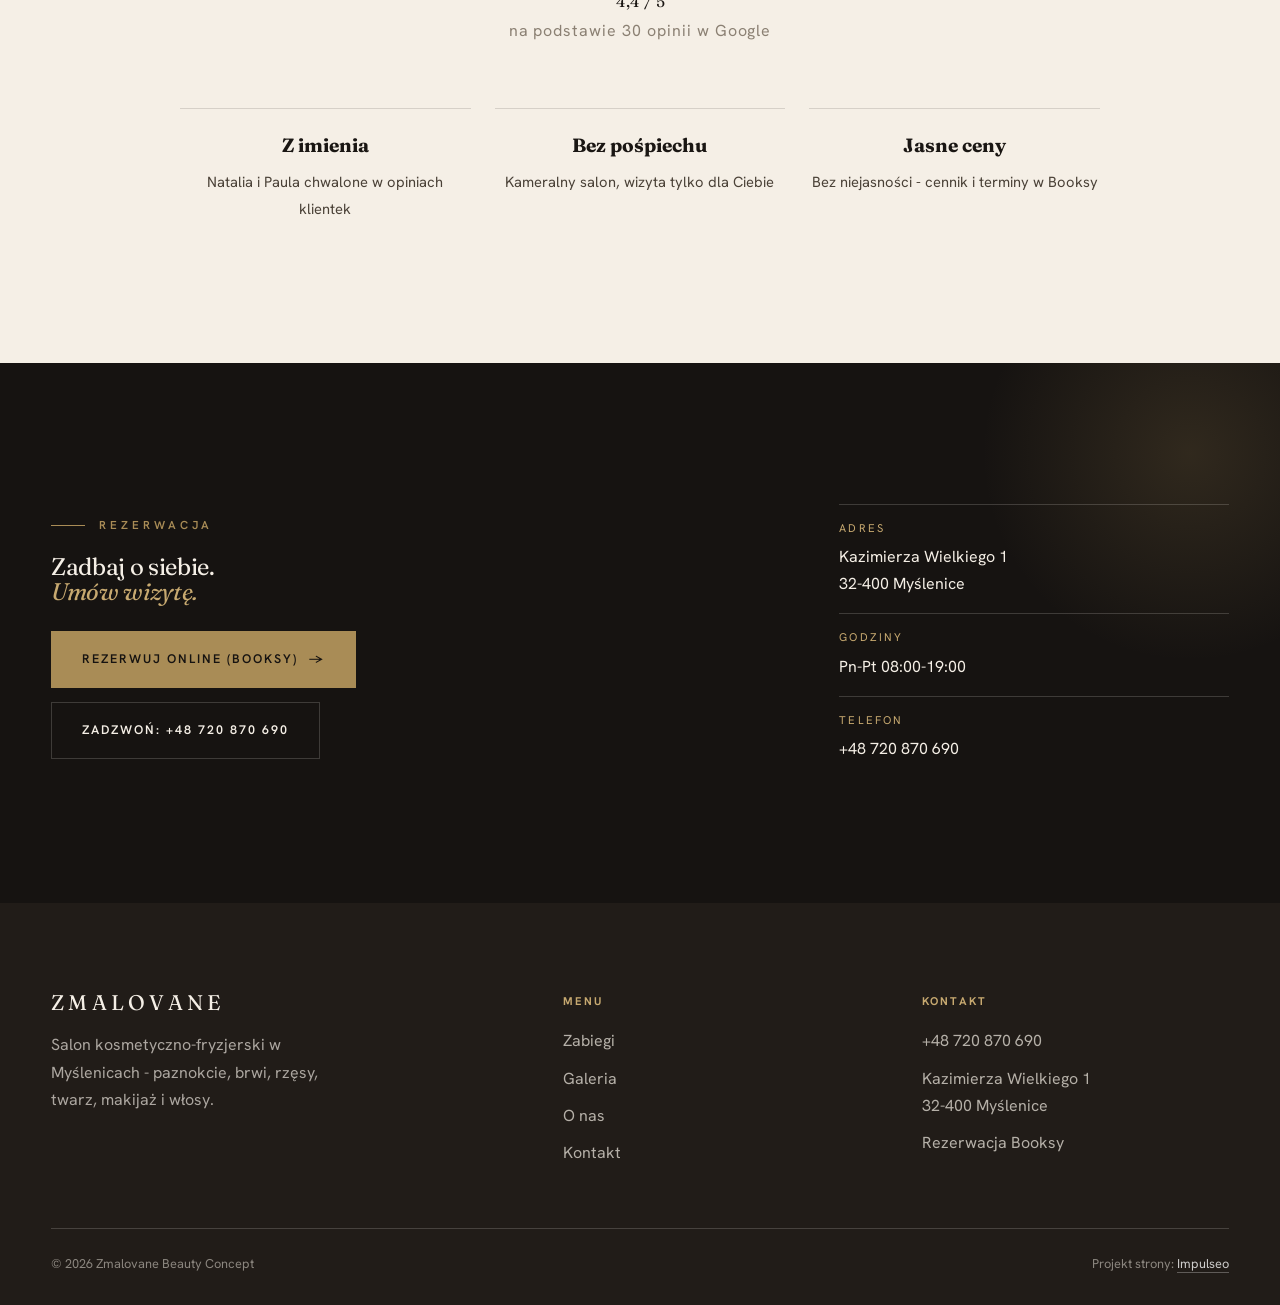
<file: o-nas.html>
<!DOCTYPE html><html lang="pl"><head><meta charset="UTF-8">
<meta name="viewport" content="width=device-width, initial-scale=1.0">
<title>O nas - Zmalovane Beauty Concept</title>
<meta name="description" content="Zmalovane Beauty Concept - salon kosmetyczny i fryzjerski w Myślenicach. O nas.">
<link rel="preconnect" href="https://fonts.googleapis.com"><link rel="preconnect" href="https://fonts.gstatic.com" crossorigin>
<link href="https://fonts.googleapis.com/css2?family=Fraunces:ital,opsz,wght@0,9..144,400;0,9..144,500;1,9..144,400&family=Hanken+Grotesk:wght@400;500;600&display=swap" rel="stylesheet">
<link rel="stylesheet" href="assets/styles.css"></head><body>
<header class="top on-dark" id="top"><div class="wrap">
<a class="brand" href="index.html">Zmalovane</a>
<nav class="nav" id="nav">
<a href="zabiegi.html">Zabiegi</a>
<a href="galeria.html">Galeria</a>
<a href="o-nas.html" class="on">O nas</a>
<a href="kontakt.html">Kontakt</a>
<a class="book" href="https://booksy.com/pl-pl/103935_zmalovane-beauty-concept_paznokcie_10081_myslenice" target="_blank" rel="noopener">Rezerwuj online</a>
</nav>
<button class="burger" id="burger" aria-label="Menu"><span></span><span></span><span></span></button>
</div></header>
<section class="pagehead"><div class="wrap">
<span class="kicker rv">O nas</span><h1 class="rv">O salonie Zmalovane</h1>
<p class="rv">Salon kosmetyczno-fryzjerski przy Kazimierza Wielkiego w Myślenicach - paznokcie, brwi, rzęsy, pielęgnacja twarzy, makijaż i włosy.</p></div></section>
<section class="atelier"><div class="wrap">
<figure class="atelier-fig rv"><img src="img/hero.jpg" alt="Zmalovane Beauty Concept"></figure>
<div class="rv"><span class="kicker">Kim jesteśmy</span><h2>Kilka słów o nas</h2>
<p>Tworzymy kameralny salon, w którym liczy się Twój komfort i efekt. Pracujemy na sprawdzonych kosmetykach i dbamy o pełną higienę - narzędzia dezynfekowane po każdej klientce.</p>
<p>Słuchamy i doradzamy, dobieramy pielęgnację indywidualnie - żebyś czuła się dobrze nie tylko po wizycie, ale na co dzień. Mamy ocenę 4,4 w Google przy 30 opiniach.</p>
<div class="team"><div class="m"><b>Natalia</b> <span>Stylizacja rzęs</span></div><div class="m"><b>Paula Michałowska</b> <span>Makijaż</span></div></div>
</div></div></section>
<section class="trust"><div class="wrap">
<span class="kicker center rv">Opinie</span><div class="stars rv" style="margin-top:20px">&#9733;&#9733;&#9733;&#9733;&#9733;</div>
<div class="big rv">4,4 / 5</div><div class="sub rv">na podstawie 30 opinii w Google</div>
<div class="trust-row"><div class="c rv"><b>Z imienia</b><span>Natalia i Paula chwalone w opiniach klientek</span></div>
<div class="c rv"><b>Bez pośpiechu</b><span>Kameralny salon, wizyta tylko dla Ciebie</span></div>
<div class="c rv"><b>Jasne ceny</b><span>Bez niejasności - cennik i terminy w Booksy</span></div></div>
</div></section>
<section class="book-band"><div class="wrap">
<div class="rv"><span class="kicker">Rezerwacja</span>
<h2 style="margin-top:20px">Zadbaj o siebie.<br><em>Umów wizytę.</em></h2>
<div class="book-actions">
<a class="btn btn-gold" href="https://booksy.com/pl-pl/103935_zmalovane-beauty-concept_paznokcie_10081_myslenice" target="_blank" rel="noopener">Rezerwuj online (Booksy) <span class="a">&rarr;</span></a>
<a class="btn btn-lt" href="tel:+48720870690">Zadzwoń: +48 720 870 690</a></div></div>
<div class="info rv">
<div class="r"><div class="l">Adres</div><div>Kazimierza Wielkiego 1<br>32-400 Myślenice</div></div>
<div class="r"><div class="l">Godziny</div><div>Pn-Pt 08:00-19:00</div></div>
<div class="r"><div class="l">Telefon</div><a href="tel:+48720870690">+48 720 870 690</a></div></div>
</div></section>
<footer><div class="wrap"><div class="foot-grid">
<div class="foot-brand"><div class="brand">Zmalovane</div>
<p>Salon kosmetyczno-fryzjerski w Myślenicach - paznokcie, brwi, rzęsy, twarz, makijaż i włosy.</p></div>
<div class="foot-col"><h4>Menu</h4><a href="zabiegi.html">Zabiegi</a><a href="galeria.html">Galeria</a><a href="o-nas.html">O nas</a><a href="kontakt.html">Kontakt</a></div>
<div class="foot-col"><h4>Kontakt</h4><a href="tel:+48720870690">+48 720 870 690</a><p>Kazimierza Wielkiego 1<br>32-400 Myślenice</p><a href="https://booksy.com/pl-pl/103935_zmalovane-beauty-concept_paznokcie_10081_myslenice" target="_blank" rel="noopener">Rezerwacja Booksy</a></div>
</div><div class="foot-bot"><span>&copy; 2026 Zmalovane Beauty Concept</span><span>Projekt strony: <a class="foot-credit" href="https://impulseo.pl" target="_blank" rel="noopener">Impulseo</a></span></div>
</div></footer><script src="assets/main.js"></script></body></html>
</file>
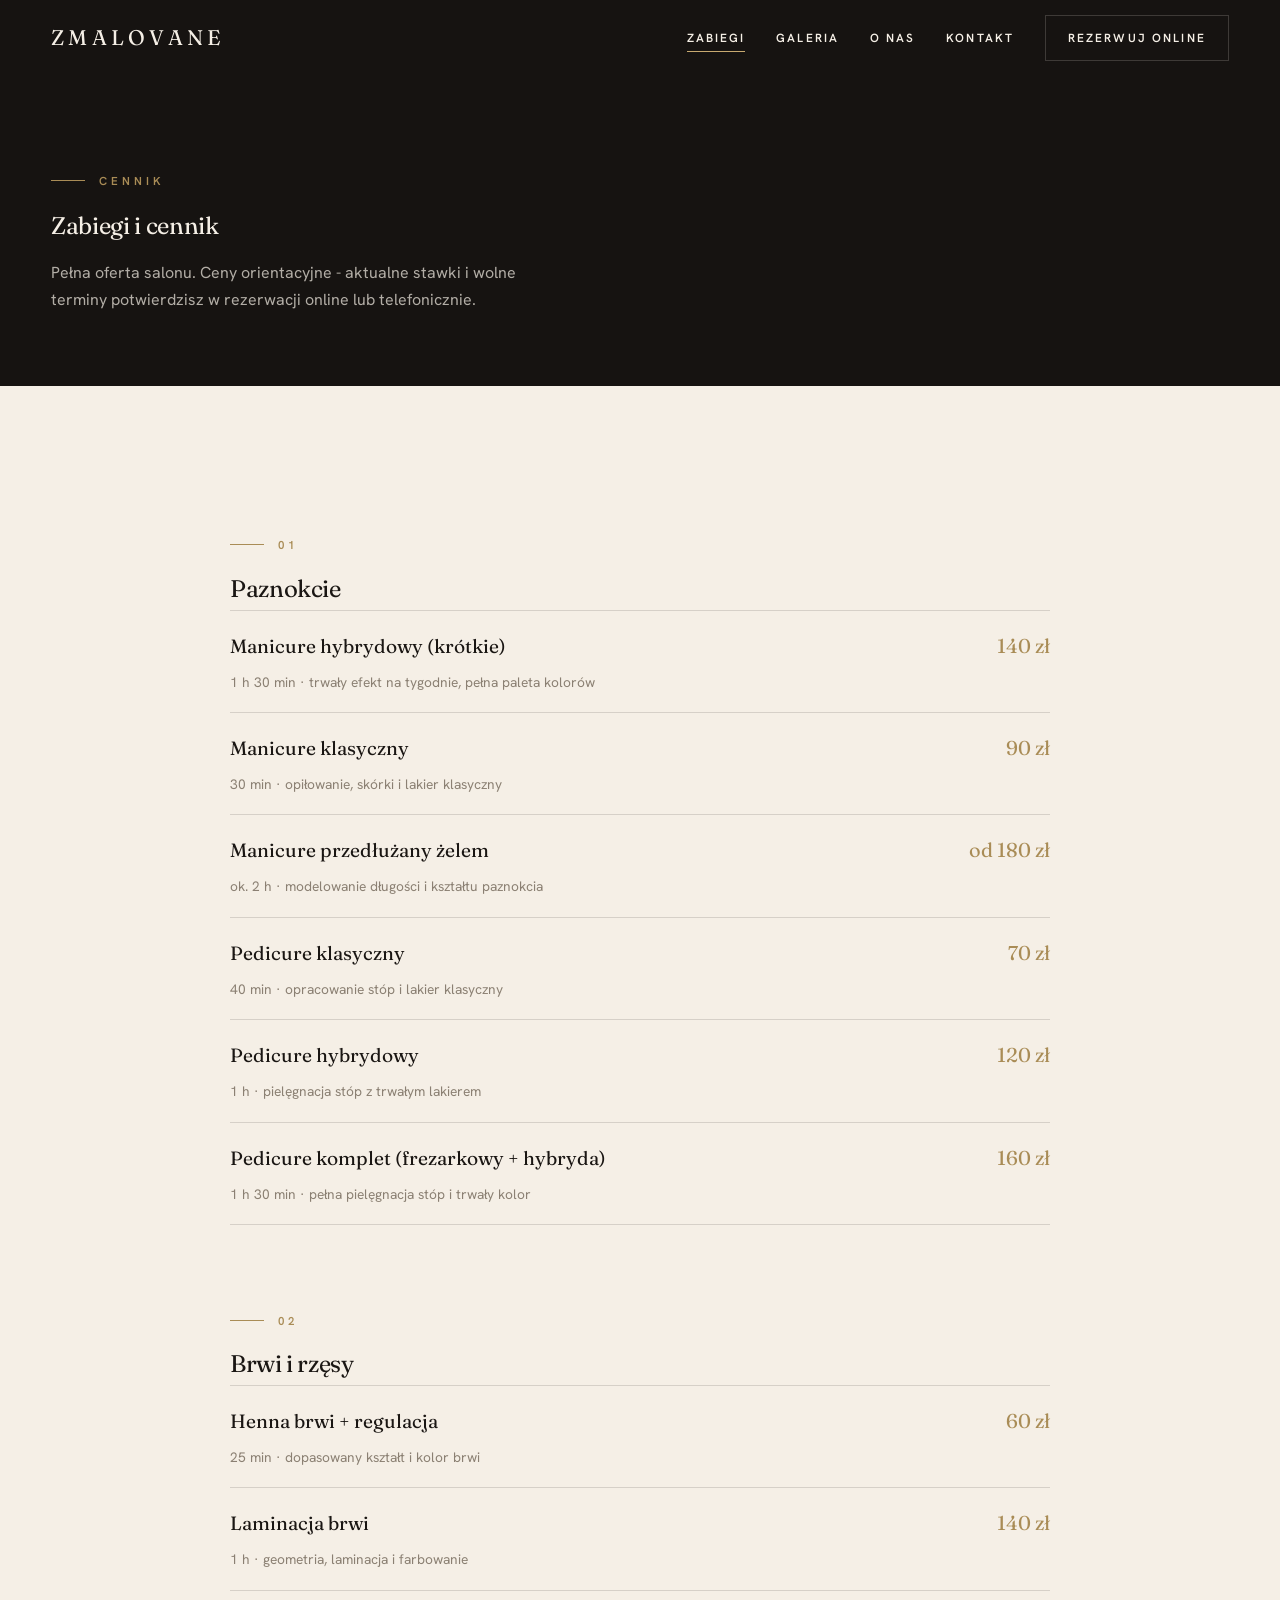
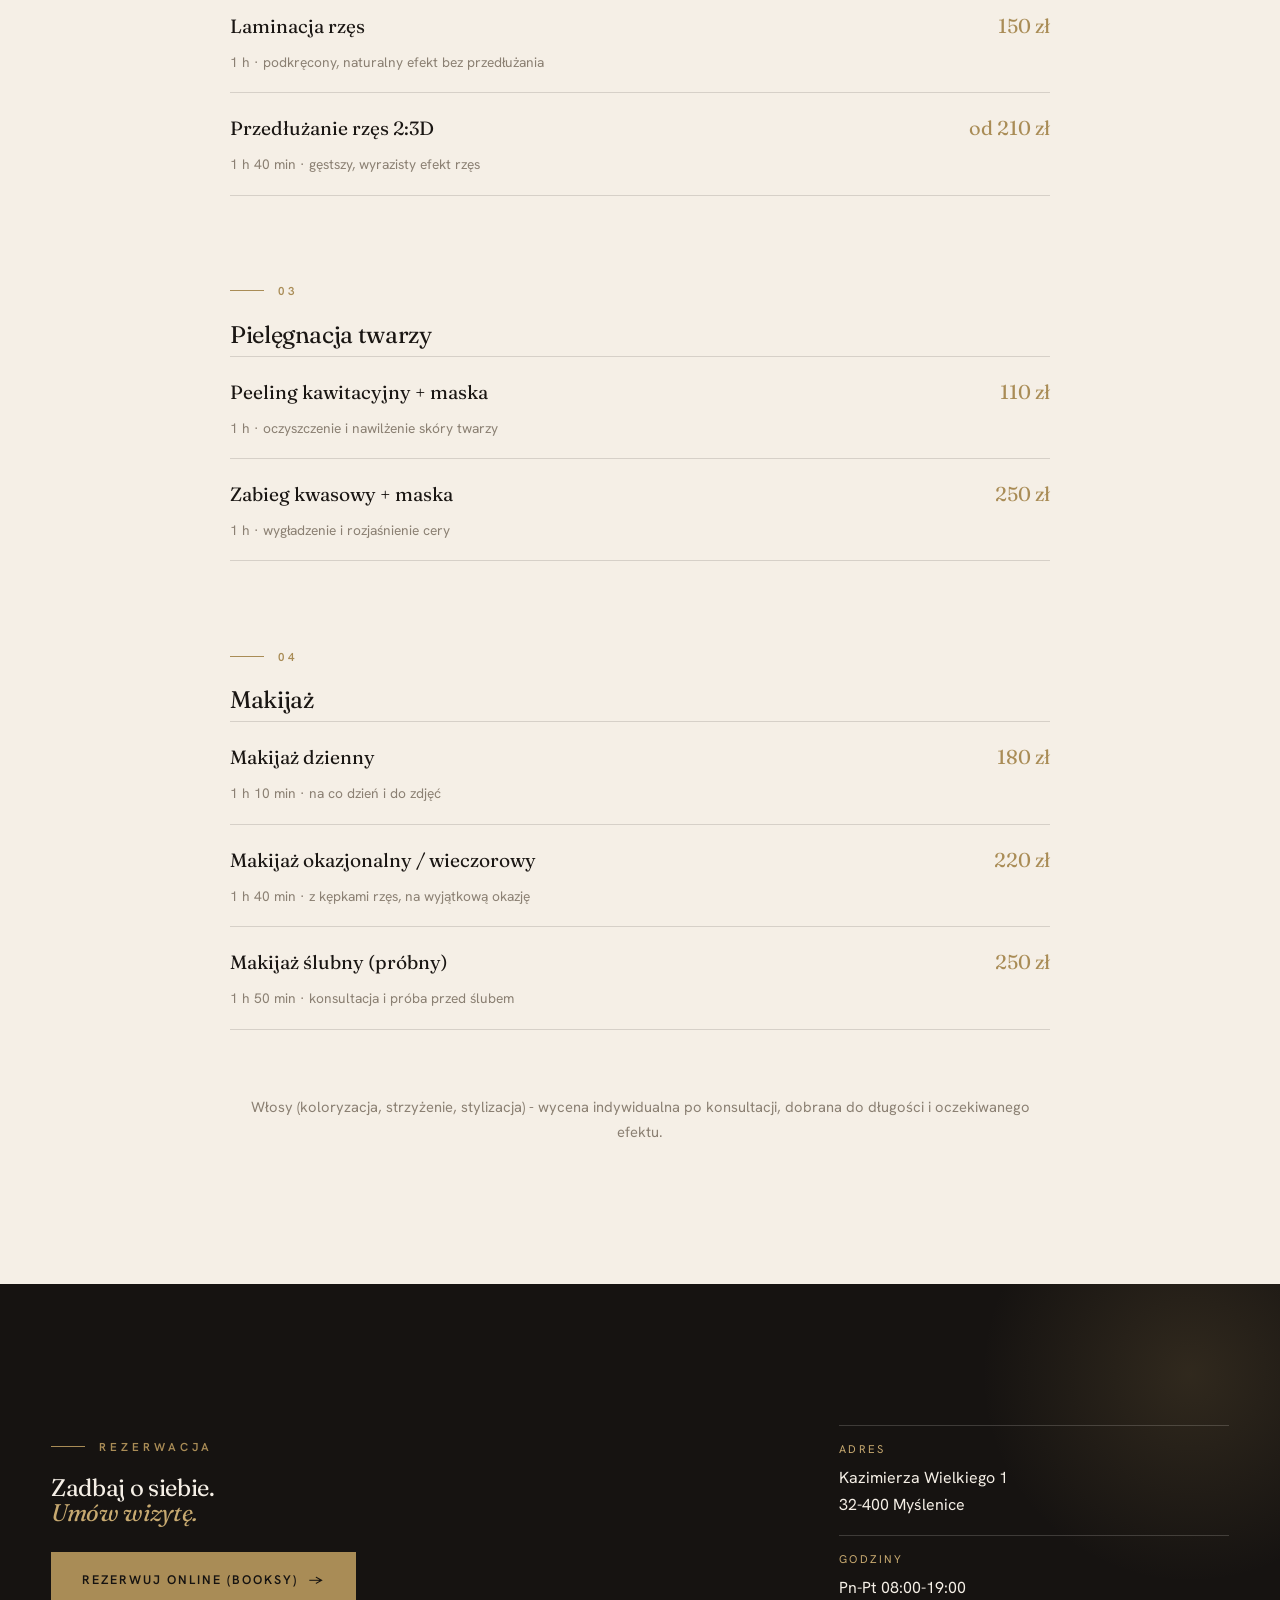
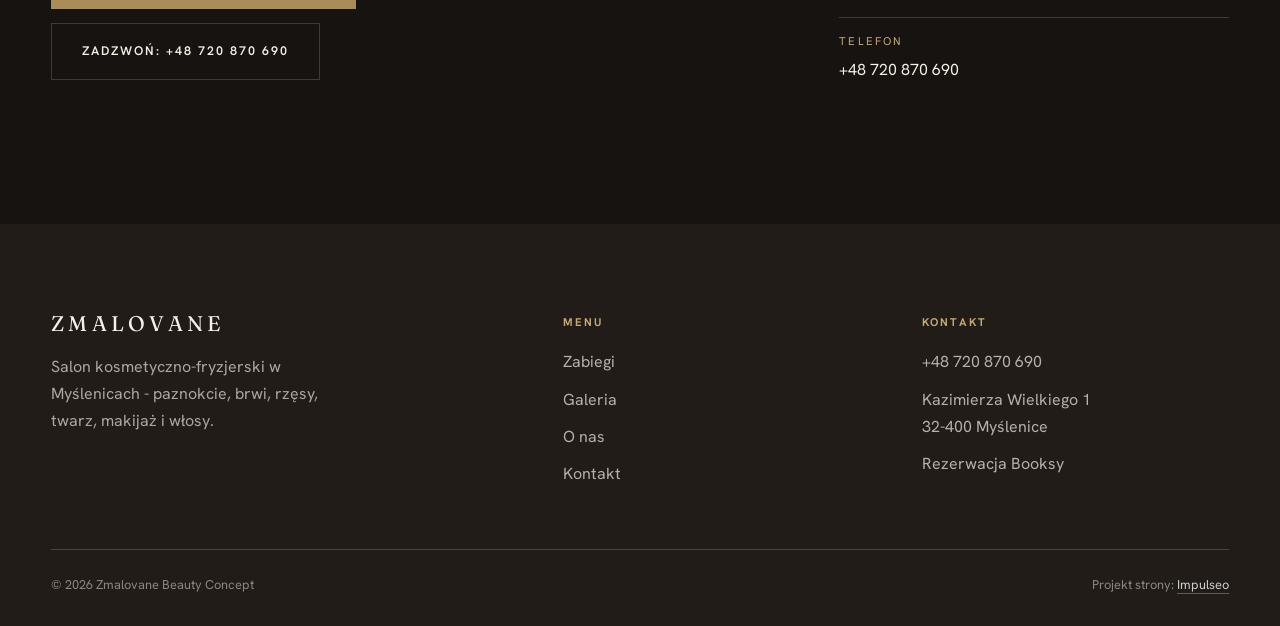
<file: zabiegi.html>
<!DOCTYPE html><html lang="pl"><head><meta charset="UTF-8">
<meta name="viewport" content="width=device-width, initial-scale=1.0">
<title>Zabiegi i cennik - Zmalovane Beauty Concept</title>
<meta name="description" content="Zmalovane Beauty Concept - salon kosmetyczny i fryzjerski w Myślenicach. Zabiegi i cennik.">
<link rel="preconnect" href="https://fonts.googleapis.com"><link rel="preconnect" href="https://fonts.gstatic.com" crossorigin>
<link href="https://fonts.googleapis.com/css2?family=Fraunces:ital,opsz,wght@0,9..144,400;0,9..144,500;1,9..144,400&family=Hanken+Grotesk:wght@400;500;600&display=swap" rel="stylesheet">
<link rel="stylesheet" href="assets/styles.css"></head><body>
<header class="top on-dark" id="top"><div class="wrap">
<a class="brand" href="index.html">Zmalovane</a>
<nav class="nav" id="nav">
<a href="zabiegi.html" class="on">Zabiegi</a>
<a href="galeria.html">Galeria</a>
<a href="o-nas.html">O nas</a>
<a href="kontakt.html">Kontakt</a>
<a class="book" href="https://booksy.com/pl-pl/103935_zmalovane-beauty-concept_paznokcie_10081_myslenice" target="_blank" rel="noopener">Rezerwuj online</a>
</nav>
<button class="burger" id="burger" aria-label="Menu"><span></span><span></span><span></span></button>
</div></header>
<section class="pagehead"><div class="wrap">
<span class="kicker rv">Cennik</span><h1 class="rv">Zabiegi i cennik</h1>
<p class="rv">Pełna oferta salonu. Ceny orientacyjne - aktualne stawki i wolne terminy potwierdzisz w rezerwacji online lub telefonicznie.</p></div></section>
<section><div class="wrap">
<div class="price-cat rv"><span class="kicker">01</span><h2>Paznokcie</h2>
<div class="price-list">
<div class="price-item"><div class="pn">Manicure hybrydowy (krótkie)</div><div class="pp">140 zł</div><div class="pm">1 h 30 min · trwały efekt na tygodnie, pełna paleta kolorów</div></div>
<div class="price-item"><div class="pn">Manicure klasyczny</div><div class="pp">90 zł</div><div class="pm">30 min · opiłowanie, skórki i lakier klasyczny</div></div>
<div class="price-item"><div class="pn">Manicure przedłużany żelem</div><div class="pp">od 180 zł</div><div class="pm">ok. 2 h · modelowanie długości i kształtu paznokcia</div></div>
<div class="price-item"><div class="pn">Pedicure klasyczny</div><div class="pp">70 zł</div><div class="pm">40 min · opracowanie stóp i lakier klasyczny</div></div>
<div class="price-item"><div class="pn">Pedicure hybrydowy</div><div class="pp">120 zł</div><div class="pm">1 h · pielęgnacja stóp z trwałym lakierem</div></div>
<div class="price-item"><div class="pn">Pedicure komplet (frezarkowy + hybryda)</div><div class="pp">160 zł</div><div class="pm">1 h 30 min · pełna pielęgnacja stóp i trwały kolor</div></div>
</div></div>
<div class="price-cat rv"><span class="kicker">02</span><h2>Brwi i rzęsy</h2>
<div class="price-list">
<div class="price-item"><div class="pn">Henna brwi + regulacja</div><div class="pp">60 zł</div><div class="pm">25 min · dopasowany kształt i kolor brwi</div></div>
<div class="price-item"><div class="pn">Laminacja brwi</div><div class="pp">140 zł</div><div class="pm">1 h · geometria, laminacja i farbowanie</div></div>
<div class="price-item"><div class="pn">Laminacja rzęs</div><div class="pp">150 zł</div><div class="pm">1 h · podkręcony, naturalny efekt bez przedłużania</div></div>
<div class="price-item"><div class="pn">Przedłużanie rzęs 2:3D</div><div class="pp">od 210 zł</div><div class="pm">1 h 40 min · gęstszy, wyrazisty efekt rzęs</div></div>
</div></div>
<div class="price-cat rv"><span class="kicker">03</span><h2>Pielęgnacja twarzy</h2>
<div class="price-list">
<div class="price-item"><div class="pn">Peeling kawitacyjny + maska</div><div class="pp">110 zł</div><div class="pm">1 h · oczyszczenie i nawilżenie skóry twarzy</div></div>
<div class="price-item"><div class="pn">Zabieg kwasowy + maska</div><div class="pp">250 zł</div><div class="pm">1 h · wygładzenie i rozjaśnienie cery</div></div>
</div></div>
<div class="price-cat rv"><span class="kicker">04</span><h2>Makijaż</h2>
<div class="price-list">
<div class="price-item"><div class="pn">Makijaż dzienny</div><div class="pp">180 zł</div><div class="pm">1 h 10 min · na co dzień i do zdjęć</div></div>
<div class="price-item"><div class="pn">Makijaż okazjonalny / wieczorowy</div><div class="pp">220 zł</div><div class="pm">1 h 40 min · z kępkami rzęs, na wyjątkową okazję</div></div>
<div class="price-item"><div class="pn">Makijaż ślubny (próbny)</div><div class="pp">250 zł</div><div class="pm">1 h 50 min · konsultacja i próba przed ślubem</div></div>
</div></div>
<p class="price-note rv">Włosy (koloryzacja, strzyżenie, stylizacja) - wycena indywidualna po konsultacji, dobrana do długości i oczekiwanego efektu.</p>
</div></section>
<section class="book-band"><div class="wrap">
<div class="rv"><span class="kicker">Rezerwacja</span>
<h2 style="margin-top:20px">Zadbaj o siebie.<br><em>Umów wizytę.</em></h2>
<div class="book-actions">
<a class="btn btn-gold" href="https://booksy.com/pl-pl/103935_zmalovane-beauty-concept_paznokcie_10081_myslenice" target="_blank" rel="noopener">Rezerwuj online (Booksy) <span class="a">&rarr;</span></a>
<a class="btn btn-lt" href="tel:+48720870690">Zadzwoń: +48 720 870 690</a></div></div>
<div class="info rv">
<div class="r"><div class="l">Adres</div><div>Kazimierza Wielkiego 1<br>32-400 Myślenice</div></div>
<div class="r"><div class="l">Godziny</div><div>Pn-Pt 08:00-19:00</div></div>
<div class="r"><div class="l">Telefon</div><a href="tel:+48720870690">+48 720 870 690</a></div></div>
</div></section>
<footer><div class="wrap"><div class="foot-grid">
<div class="foot-brand"><div class="brand">Zmalovane</div>
<p>Salon kosmetyczno-fryzjerski w Myślenicach - paznokcie, brwi, rzęsy, twarz, makijaż i włosy.</p></div>
<div class="foot-col"><h4>Menu</h4><a href="zabiegi.html">Zabiegi</a><a href="galeria.html">Galeria</a><a href="o-nas.html">O nas</a><a href="kontakt.html">Kontakt</a></div>
<div class="foot-col"><h4>Kontakt</h4><a href="tel:+48720870690">+48 720 870 690</a><p>Kazimierza Wielkiego 1<br>32-400 Myślenice</p><a href="https://booksy.com/pl-pl/103935_zmalovane-beauty-concept_paznokcie_10081_myslenice" target="_blank" rel="noopener">Rezerwacja Booksy</a></div>
</div><div class="foot-bot"><span>&copy; 2026 Zmalovane Beauty Concept</span><span>Projekt strony: <a class="foot-credit" href="https://impulseo.pl" target="_blank" rel="noopener">Impulseo</a></span></div>
</div></footer><script src="assets/main.js"></script></body></html>
</file>
<file: assets/styles.css>
/* ============================================================
   ZMALOVANE BEAUTY CONCEPT — redesign 2026-07-06
   "Editorial atelier": quiet luxury, czern / kosc sloniowa / bez,
   akcent antyczny zloty. NOWY szkielet (nie STOLBASZ).
   Projekt: Krzysztof Brzezinski
   ============================================================ */

:root{
  --ivory:#F5EFE6;        /* glowne tlo - ciepla kosc sloniowa */
  --ivory-2:#EFE7DA;      /* sekcje alternatywne - bez */
  --char:#161311;         /* czern (hero, booking, stopka) */
  --char-2:#211C18;       /* ciemniejsze karty na czerni */
  --ink:#1A1613;          /* tekst na jasnym */
  --ink-2:#4A4137;        /* drugorzedny */
  --stone:#8B8073;        /* muted taupe */
  --gold:#A98C56;         /* jedyny akcent - antyczne zloto */
  --gold-lt:#C7A970;
  --line:rgba(26,22,19,.14);
  --line-lt:rgba(245,239,230,.18);
  --disp:'Fraunces',Georgia,serif;
  --body:'Hanken Grotesk',system-ui,sans-serif;
  --sp:clamp(84px,11vw,168px);      /* rytm sekcji - duzo oddechu */
}

*{box-sizing:border-box;margin:0;padding:0}
html{scroll-behavior:smooth}
body{font-family:var(--body);color:var(--ink);background:var(--ivory);
  font-size:clamp(1rem,.97rem+.15vw,1.09rem);line-height:1.7;-webkit-font-smoothing:antialiased;text-rendering:optimizeLegibility}
img{max-width:100%;display:block}
a{color:inherit;text-decoration:none}
.wrap{width:min(92%,1240px);margin-inline:auto}
section{padding-block:var(--sp)}

h1,h2,h3{font-family:var(--disp);font-weight:400;line-height:1.04;letter-spacing:-.015em}
.serif-it{font-style:italic}

/* label / eyebrow */
.kicker{font-family:var(--body);font-size:.72rem;font-weight:600;letter-spacing:.34em;text-transform:uppercase;color:var(--gold);
  display:inline-flex;align-items:center;gap:14px}
.kicker::before{content:"";width:34px;height:1px;background:var(--gold);display:inline-block}
.kicker.center{justify-content:center}

/* buttons */
.btn{display:inline-flex;align-items:center;gap:11px;font-family:var(--body);font-weight:600;font-size:.78rem;
  letter-spacing:.16em;text-transform:uppercase;padding:17px 30px;border:1px solid var(--ink);color:var(--ink);
  background:transparent;transition:.35s cubic-bezier(.2,.7,.3,1);cursor:pointer}
.btn:hover{background:var(--ink);color:var(--ivory)}
.btn-fill{background:var(--ink);color:var(--ivory);border-color:var(--ink)}
.btn-fill:hover{background:var(--gold);border-color:var(--gold);color:var(--char)}
.btn-gold{background:var(--gold);border-color:var(--gold);color:var(--char)}
.btn-gold:hover{background:transparent;color:var(--gold)}
.btn-lt{border-color:var(--line-lt);color:var(--ivory)}
.btn-lt:hover{background:var(--ivory);color:var(--char);border-color:var(--ivory)}
.btn .a{transition:transform .35s}
.btn:hover .a{transform:translateX(5px)}

/* ---------- TOP BAR ---------- */
.top{position:fixed;inset:0 0 auto 0;z-index:60;transition:background .4s,border-color .4s,padding .4s;
  border-bottom:1px solid transparent;padding-block:6px}
.top .wrap{display:flex;align-items:center;justify-content:space-between;height:64px}
.top.solid{background:color-mix(in srgb,var(--ivory) 92%,transparent);backdrop-filter:blur(12px) saturate(140%);border-bottom-color:var(--line)}
.brand{font-family:var(--disp);font-weight:400;font-size:1.32rem;letter-spacing:.2em;text-transform:uppercase;color:var(--ink);line-height:1}
.top.on-dark .brand,.top.on-dark .nav a{color:var(--ivory)}
.top.on-dark .nav a::after{background:var(--gold-lt)}
.nav{display:flex;align-items:center;gap:clamp(18px,2.4vw,38px)}
.nav a{font-size:.74rem;font-weight:600;letter-spacing:.18em;text-transform:uppercase;color:var(--ink-2);position:relative;padding-block:4px}
.nav a::after{content:"";position:absolute;left:0;bottom:0;height:1px;width:0;background:var(--gold);transition:width .35s}
.nav a:hover::after,.nav a.on::after{width:100%}
.nav .book{padding:12px 22px;border:1px solid currentColor;color:var(--ink)}
.top.on-dark .nav .book{color:var(--ivory);border-color:var(--line-lt)}
.nav .book::after{display:none}
.nav .book:hover{background:var(--gold);border-color:var(--gold);color:var(--char)}
.burger{display:none;flex-direction:column;gap:5px;background:none;border:0;cursor:pointer;padding:8px}
.burger span{width:26px;height:1.5px;background:currentColor;color:var(--ink);transition:.3s}
.top.on-dark .burger span{background:var(--ivory)}

/* ---------- HERO (charcoal, asymetryczny editorial) ---------- */
.hero{position:relative;background:var(--char);color:var(--ivory);min-height:100svh;display:flex;align-items:stretch;overflow:hidden}
.hero-grid{display:grid;grid-template-columns:.9fr 1.1fr;width:100%;align-items:stretch}
.hero-copy{display:flex;flex-direction:column;justify-content:center;padding:clamp(96px,12vh,150px) clamp(24px,5vw,90px) clamp(48px,7vh,90px)}
.hero-copy .kicker{margin-bottom:34px}
.hero-h1{font-size:clamp(3.2rem,2rem+6vw,6.4rem);line-height:.98;letter-spacing:-.02em;margin-bottom:30px}
.hero-h1 em{font-style:italic;color:var(--gold-lt)}
.hero-lead{color:rgba(245,239,230,.72);max-width:40ch;font-size:clamp(1.05rem,1rem+.4vw,1.25rem);margin-bottom:40px}
.hero-actions{display:flex;flex-wrap:wrap;gap:16px;align-items:center}
.hero-meta{margin-top:44px;display:flex;gap:34px;flex-wrap:wrap;color:rgba(245,239,230,.6);font-size:.82rem;letter-spacing:.04em}
.hero-meta b{color:var(--gold-lt);font-weight:600}
.hero-fig{position:relative;display:flex;align-items:center;justify-content:center;padding:clamp(78px,9vh,104px) clamp(16px,2.5vw,44px) clamp(28px,4vh,52px)}
.hero-fig img,.hero-fig .hero-video{position:static;height:auto;width:auto;max-height:86vh;max-height:86svh;max-width:100%;object-fit:contain;border:1px solid rgba(201,169,112,.4)}
.hero-fig .hero-video{display:block}
.hero-fig::after{content:none}
.hero-tag{position:absolute;left:0;bottom:0;z-index:2;writing-mode:vertical-rl;transform:rotate(180deg);
  padding:18px 12px;font-size:.68rem;letter-spacing:.32em;text-transform:uppercase;color:rgba(245,239,230,.7)}

/* ---------- MARQUEE ---------- */
.marq{background:var(--char);padding:0 0 0;overflow:hidden;border-top:1px solid var(--line-lt)}
.marq-track{display:grid;grid-template-columns:repeat(4,1fr);gap:2px;width:100%}
.marq-track img{width:100%;aspect-ratio:3/4;height:auto;object-fit:cover;object-position:50% 45%;display:block}

/* ---------- INTRO MANIFESTO ---------- */
.manifesto{text-align:center;background:var(--ivory)}
.manifesto .wrap{max-width:940px}
.manifesto .kicker{margin-bottom:34px}
.manifesto p{font-family:var(--disp);font-weight:400;font-size:clamp(1.7rem,1.1rem+2.6vw,3rem);line-height:1.26;letter-spacing:-.01em;color:var(--ink)}
.manifesto p em{font-style:italic;color:var(--gold)}
.manifesto .sig{margin-top:34px;color:var(--stone);font-size:.82rem;letter-spacing:.2em;text-transform:uppercase}

/* ---------- SERVICES (editorial rows) ---------- */
.svcs{background:var(--ivory-2)}
.svc-head{display:flex;justify-content:space-between;align-items:flex-end;gap:24px;margin-bottom:clamp(40px,6vw,80px);flex-wrap:wrap}
.svc-head h2{font-size:clamp(2.2rem,1.5rem+2.6vw,3.6rem)}
.svc-row{display:grid;grid-template-columns:1fr 1fr;gap:clamp(28px,5vw,84px);align-items:center;padding-block:clamp(34px,5vw,64px)}
.svc-row+.svc-row{border-top:1px solid var(--line)}
.svc-row:nth-child(even) .svc-fig{order:2}
.svc-fig{position:relative;aspect-ratio:4/5;overflow:hidden}
.svc-fig img{width:100%;height:100%;object-fit:cover;transition:transform 1.1s cubic-bezier(.2,.7,.3,1)}
.svc-row:hover .svc-fig img{transform:scale(1.05)}
.svc-no{font-family:var(--disp);font-size:.9rem;letter-spacing:.2em;color:var(--gold);display:block;margin-bottom:18px}
.svc-copy h3{font-size:clamp(1.7rem,1.2rem+1.6vw,2.6rem);margin-bottom:16px}
.svc-copy p{color:var(--ink-2);max-width:44ch;margin-bottom:22px}
.svc-price{display:flex;flex-direction:column;gap:9px;margin-bottom:26px;max-width:38ch}
.svc-price .r{display:flex;justify-content:space-between;gap:16px;border-bottom:1px dotted var(--line);padding-bottom:8px;font-size:.95rem}
.svc-price .r span:first-child{color:var(--ink)}
.svc-price .r span:last-child{color:var(--gold);font-weight:600;white-space:nowrap}
.svc-link{font-size:.76rem;font-weight:600;letter-spacing:.16em;text-transform:uppercase;color:var(--ink);
  border-bottom:1px solid var(--gold);padding-bottom:5px;display:inline-flex;gap:9px;align-items:center}
.svc-link .a{transition:transform .35s}.svc-link:hover .a{transform:translateX(5px)}

/* ---------- GALLERY teaser ---------- */
.galsec .svc-head{margin-bottom:clamp(30px,4vw,54px)}
.gal-grid{display:grid;grid-template-columns:repeat(4,1fr);gap:12px}
.gal-grid figure{position:relative;overflow:hidden;aspect-ratio:3/4}
.gal-grid figure.tall{grid-row:span 2;aspect-ratio:3/8}
.gal-grid img{width:100%;height:100%;object-fit:cover;transition:transform 1s cubic-bezier(.2,.7,.3,1)}
.gal-grid figure:hover img{transform:scale(1.06)}
@media(max-width:820px){.gal-grid{grid-template-columns:repeat(2,1fr)}.gal-grid figure.tall{grid-row:span 1;aspect-ratio:3/4}}

/* ---------- ATELIER / ZESPOL (dark) ---------- */
.atelier{background:var(--char);color:var(--ivory)}
.atelier .wrap{display:grid;grid-template-columns:1fr 1fr;gap:clamp(32px,6vw,90px);align-items:center}
.atelier-fig{aspect-ratio:5/6;overflow:hidden}
.atelier-fig img{width:100%;height:100%;object-fit:cover}
.atelier .kicker{margin-bottom:28px}
.atelier h2{font-size:clamp(2rem,1.4rem+2.4vw,3.2rem);margin-bottom:24px;color:var(--ivory)}
.atelier p{color:rgba(245,239,230,.72);max-width:46ch;margin-bottom:18px}
.team{margin-top:30px;display:flex;flex-direction:column;gap:14px}
.team .m{display:flex;align-items:baseline;gap:16px;border-top:1px solid var(--line-lt);padding-top:14px}
.team .m b{font-family:var(--disp);font-size:1.15rem;font-weight:400}
.team .m span{color:var(--gold-lt);font-size:.74rem;letter-spacing:.16em;text-transform:uppercase}

/* ---------- TRUST band ---------- */
.trust{background:var(--ivory);text-align:center}
.trust .stars{font-size:1.3rem;color:var(--gold);letter-spacing:.2em}
.trust .big{font-family:var(--disp);font-size:clamp(2.6rem,1.8rem+3vw,4.4rem);line-height:1;margin:14px 0 8px}
.trust .sub{color:var(--stone);letter-spacing:.06em}
.trust-row{margin-top:clamp(38px,5vw,64px);display:grid;grid-template-columns:repeat(3,1fr);gap:24px;max-width:920px;margin-inline:auto}
.trust-row .c{border-top:1px solid var(--line);padding-top:20px}
.trust-row .c b{font-family:var(--disp);font-size:1.2rem;display:block;margin-bottom:6px}
.trust-row .c span{color:var(--ink-2);font-size:.92rem}
@media(max-width:680px){.trust-row{grid-template-columns:1fr}}

/* ---------- BOOKING band (dark) ---------- */
.book-band{background:var(--char);color:var(--ivory);position:relative;overflow:hidden}
.book-band::before{content:"";position:absolute;right:-120px;top:-120px;width:420px;height:420px;border-radius:50%;
  background:radial-gradient(circle,rgba(169,140,86,.18),transparent 70%)}
.book-band .wrap{position:relative;z-index:1;display:grid;grid-template-columns:1.3fr .7fr;gap:clamp(30px,5vw,70px);align-items:center}
.book-band h2{font-size:clamp(2.2rem,1.5rem+3vw,4rem);color:var(--ivory);margin-bottom:18px}
.book-band h2 em{font-style:italic;color:var(--gold-lt)}
.book-band .info{display:flex;flex-direction:column;gap:16px}
.book-band .info .r{border-top:1px solid var(--line-lt);padding-top:14px}
.book-band .info .l{font-size:.7rem;letter-spacing:.2em;text-transform:uppercase;color:var(--gold-lt);margin-bottom:5px}
.book-band .info a,.book-band .info div{color:var(--ivory)}
.book-actions{display:flex;flex-direction:column;gap:14px;align-items:flex-start;margin-top:26px}

/* ---------- FOOTER ---------- */
footer{background:var(--char-2);color:rgba(245,239,230,.66);padding-block:clamp(56px,7vw,90px) 30px}
.foot-grid{display:grid;grid-template-columns:1.5fr 1fr 1fr;gap:clamp(28px,4vw,60px);margin-bottom:52px}
.foot-brand .brand{color:var(--ivory);margin-bottom:18px}
.foot-brand p{max-width:34ch}
.foot-col h4{font-size:.7rem;letter-spacing:.2em;text-transform:uppercase;color:var(--gold-lt);margin-bottom:16px}
.foot-col a,.foot-col p{display:block;margin-bottom:10px;color:rgba(245,239,230,.7)}
.foot-col a:hover{color:var(--ivory)}
.foot-bot{border-top:1px solid var(--line-lt);padding-top:24px;display:flex;justify-content:space-between;flex-wrap:wrap;gap:12px;font-size:.8rem;color:rgba(245,239,230,.5)}

/* ---------- pagehead (podstrony) ---------- */
.pagehead{background:var(--char);color:var(--ivory);padding-top:clamp(140px,18vh,200px);padding-bottom:clamp(56px,8vh,96px);position:relative;overflow:hidden}
.pagehead .kicker{margin-bottom:24px}
.pagehead h1{font-size:clamp(2.6rem,1.8rem+3.4vw,5rem);max-width:16ch}
.pagehead p{color:rgba(245,239,230,.7);max-width:52ch;margin-top:20px}

/* ---------- REVEAL ---------- */
.rv{opacity:0;transform:translateY(26px);transition:opacity 1s cubic-bezier(.16,.84,.44,1),transform 1s cubic-bezier(.16,.84,.44,1)}
.rv.in{opacity:1;transform:none}

/* ---------- RESPONSIVE ---------- */
@media(max-width:920px){
  .hero-grid,.atelier .wrap,.book-band .wrap{grid-template-columns:1fr}
  .hero{min-height:auto}
  .hero-fig{order:-1;padding:96px 24px 0}
  .hero-fig img,.hero-fig .hero-video{max-height:64svh}
  .svc-row{grid-template-columns:1fr;gap:24px}
  .svc-row:nth-child(even) .svc-fig{order:0}
  .svc-fig{aspect-ratio:16/11;max-height:440px}
  .foot-grid{grid-template-columns:1fr 1fr}
}
@media(max-width:680px){
  .marq-track{grid-template-columns:repeat(2,1fr)}
  .nav{position:fixed;inset:0 0 auto 0;top:0;height:100svh;background:var(--char);flex-direction:column;justify-content:center;
    gap:26px;transform:translateY(-100%);transition:transform .45s cubic-bezier(.2,.7,.3,1)}
  .nav.open{transform:none}
  .nav a{color:var(--ivory);font-size:1rem}
  .nav .book{color:var(--ivory);border-color:var(--line-lt)}
  .burger{display:flex;z-index:70}
  .top.menu-open .burger span{background:var(--ivory)}
  .foot-grid{grid-template-columns:1fr}
  .gal-grid{grid-template-columns:repeat(2,1fr)}
}
@media(prefers-reduced-motion:reduce){
  *{animation:none!important;transition:none!important}
  .rv{opacity:1!important;transform:none!important}
  html{scroll-behavior:auto}
}

/* ---------- CENNIK (podstrona zabiegi) ---------- */
.price-cat{max-width:820px;margin:0 auto}
.price-cat+.price-cat{margin-top:clamp(48px,6vw,84px)}
.price-cat>h2{font-size:clamp(1.7rem,1.2rem+1.4vw,2.4rem);margin-bottom:8px}
.price-cat>.kicker{margin-bottom:22px}
.price-list{display:flex;flex-direction:column}
.price-item{display:grid;grid-template-columns:1fr auto;gap:10px 24px;align-items:baseline;
  padding-block:18px;border-top:1px solid var(--line)}
.price-item:last-child{border-bottom:1px solid var(--line)}
.price-item .pn{font-family:var(--disp);font-size:1.2rem}
.price-item .pm{grid-column:1;color:var(--stone);font-size:.86rem;margin-top:-2px}
.price-item .pp{font-family:var(--disp);font-size:1.25rem;color:var(--gold);white-space:nowrap}
.price-note{max-width:820px;margin:clamp(40px,5vw,64px) auto 0;color:var(--stone);font-size:.92rem;text-align:center}

/* ---------- GALERIA (podstrona) ---------- */
.gal-full{columns:4;column-gap:12px}
.gal-full figure{break-inside:avoid;margin:0 0 12px;overflow:hidden;position:relative}
.gal-full img{width:100%;height:auto;display:block;transition:transform 1s cubic-bezier(.2,.7,.3,1)}
.gal-full figure:hover img{transform:scale(1.05)}
@media(max-width:1000px){.gal-full{columns:3}}
@media(max-width:720px){.gal-full{columns:2}}

/* ---------- KONTAKT ---------- */
.contact{display:grid;grid-template-columns:.9fr 1.1fr;gap:clamp(30px,5vw,70px);align-items:start}
.contact .info-list{display:flex;flex-direction:column;gap:2px}
.contact .ir{display:flex;flex-direction:column;gap:4px;padding-block:20px;border-top:1px solid var(--line)}
.contact .ir .l{font-size:.7rem;letter-spacing:.2em;text-transform:uppercase;color:var(--gold)}
.contact .ir .v{font-family:var(--disp);font-size:1.3rem}
.contact .ir a.v:hover{color:var(--gold)}
.contact .cta-box{margin-top:26px;display:flex;flex-direction:column;gap:14px;align-items:flex-start}
.map{border:0;width:100%;height:100%;min-height:440px;filter:grayscale(.15) contrast(1.03)}
@media(max-width:820px){.contact{grid-template-columns:1fr}.map{min-height:320px}}


/* ====== IMPULSEO-FIX-20260731 ======================================================
   1) PODPIS w stopce jest teraz linkiem do impulseo.pl - ma być widocznie klikalny.
   2) ŻYWY NAGŁÓWEK: warstwa przenikających kadrów (.mt-hero-layer) miała z-index:1, więc
      lądowała NAD przyciemnieniem hero, a w rodzinie „fachowcy" nawet nad panelem z tekstem
      (.hf-panel nie miał własnego z-index). Efekt: przy zmianie zdjęcia napis znikał i wracał.
      Teraz warstwa idzie tam, gdzie zdjęcie tła (z-index:-2), a treść nagłówka dostaje twardy
      z-index:3. Zmieniają się WYŁĄCZNIE zdjęcia w tle - napis stoi nieruchomo.
      (hero-cine celowo pominięte: tam img ma z-index:0 i układ był poprawny.) */
.foot-bot a.foot-credit{color:rgba(255,255,255,.78);text-decoration:none;border-bottom:1px solid rgba(255,255,255,.28)}
.foot-bot a.foot-credit:hover{color:#fff;border-bottom-color:#fff}
.hero-fach > img.mt-hero-layer,.hero-gastro > img.mt-hero-layer,.hero-auto > img.mt-hero-layer,
.hero-dom > img.mt-hero-layer,.hero-studio > img.mt-hero-layer{z-index:-2}
.hf-panel,.hf-inner,.hd-panel,.hk-panel,.ha-inner,.hs-inner,.hg-inner{position:relative;z-index:3}
/* ====== koniec IMPULSEO-FIX-20260731 ====== */
</file>
